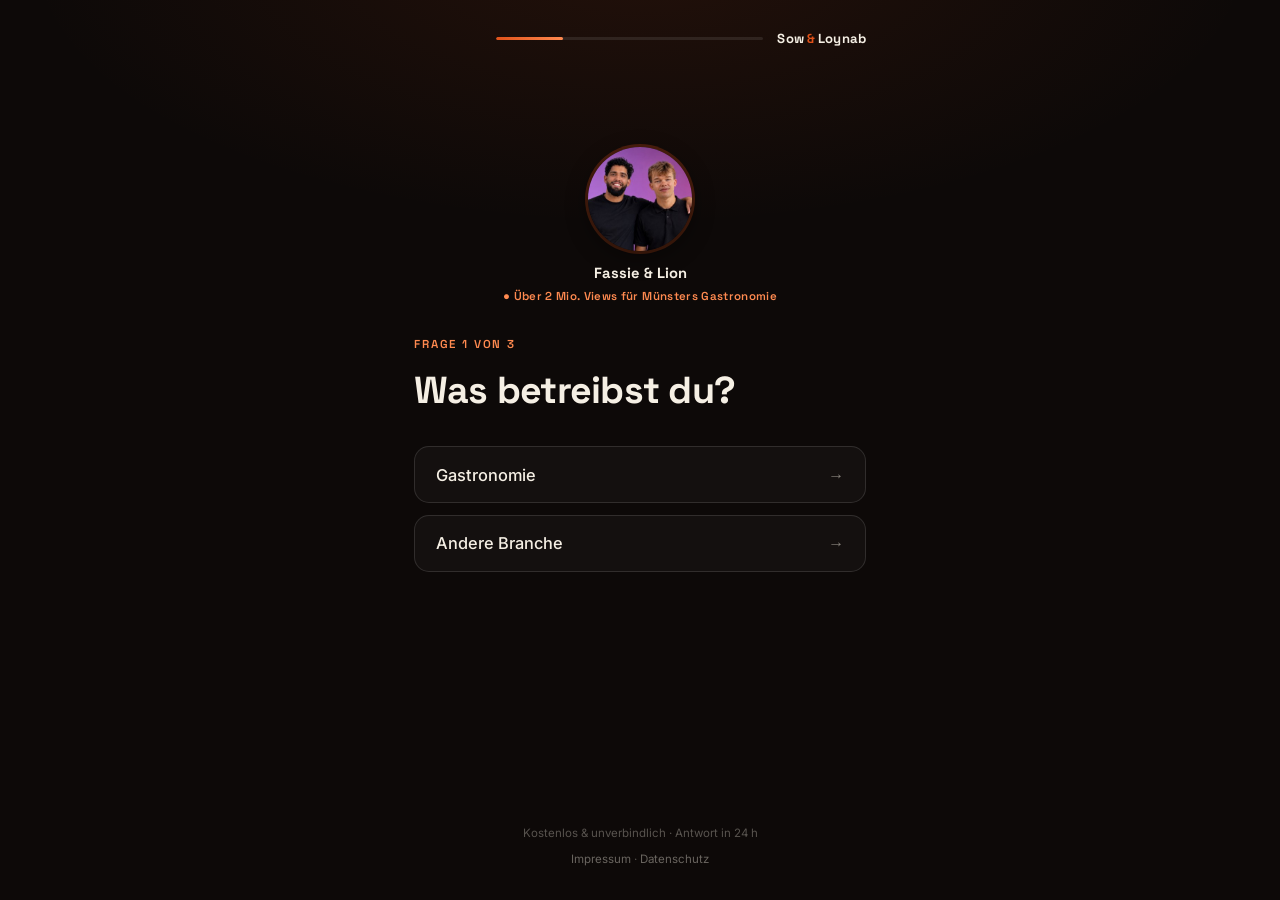
<file: check/index.html>
<!DOCTYPE html>
<html lang="de">
<head>
<meta charset="UTF-8">
<meta name="viewport" content="width=device-width, initial-scale=1.0">
<meta name="theme-color" content="#0d0908">
<meta name="robots" content="noindex">
<title>Anfrage · Sow &amp; Loynab Media</title>
<meta name="description" content="In 60 Sekunden zur unverbindlichen Anfrage bei Sow & Loynab Media — Social-Media-Agentur für Gastronomie in Münster. Kostenlos, persönlich, Antwort in 24 Stunden.">
<link rel="canonical" href="https://sowloynab.de/check/">
<!-- Open Graph / Social-Vorschau -->
<meta property="og:type" content="website">
<meta property="og:url" content="https://sowloynab.de/check/">
<meta property="og:title" content="Volle Tische durch TikTok & Instagram — jetzt unverbindlich anfragen">
<meta property="og:description" content="Social-Media-Agentur für Gastronomie in Münster. Dreh bei dir vor Ort, über 2 Mio. Views für unsere Kunden. Kostenlos & unverbindlich anfragen.">
<meta property="og:image" content="https://sowloynab.de/og-image.jpg">
<meta property="og:image:width" content="1200">
<meta property="og:image:height" content="630">
<meta property="og:locale" content="de_DE">
<meta property="og:site_name" content="Sow & Loynab Media">
<meta name="twitter:card" content="summary_large_image">
<meta name="twitter:title" content="Volle Tische durch TikTok & Instagram — jetzt unverbindlich anfragen">
<meta name="twitter:description" content="Social-Media-Agentur für Gastronomie in Münster. Dreh vor Ort, über 2 Mio. Views. Kostenlos anfragen.">
<meta name="twitter:image" content="https://sowloynab.de/og-image.jpg">
<link rel="icon" href="data:image/svg+xml,%3Csvg xmlns='http://www.w3.org/2000/svg' viewBox='0 0 64 64'%3E%3Crect width='64' height='64' rx='14' fill='%23e0521a'/%3E%3Ctext x='32' y='42' font-family='Georgia,serif' font-size='26' font-weight='bold' fill='%23fff' text-anchor='middle'%3ES%26L%3C/text%3E%3C/svg%3E">
<!-- Schriften selbst gehostet (DSGVO: kein Google-Fonts-Aufruf) -->
<link rel="stylesheet" href="../fonts/fonts.css">
<style>
*,*::before,*::after{box-sizing:border-box;margin:0;padding:0}
:root{--gold:#e0521a;--gold-l:#ff8a50;--text:#f5efe4;--muted:rgba(245,239,228,.5);--line:rgba(255,255,255,.12)}
html{background:#0d0908}
body{min-height:100svh;background:radial-gradient(ellipse 80% 50% at 50% -5%,rgba(224,82,26,.10),transparent 60%),#0d0908;color:var(--text);font-family:'Inter',sans-serif;-webkit-font-smoothing:antialiased;line-height:1.5}
.funnel{min-height:100svh;max-width:500px;margin:0 auto;display:flex;flex-direction:column;padding:1.25rem 1.5rem 2rem}
/* Kopf: Progress + zurück */
.top{display:flex;align-items:center;gap:.9rem;padding:.4rem 0 1.5rem}
.back{border:none;background:none;color:var(--muted);cursor:pointer;font-family:'Inter',sans-serif;font-size:.82rem;font-weight:500;line-height:1;display:inline-flex;align-items:center;gap:.3rem;flex-shrink:0;padding:.35rem .2rem;transition:color .2s;visibility:hidden}
.back:hover{color:var(--text)}
.prog{flex:1;height:3px;border-radius:3px;background:rgba(255,255,255,.09);overflow:hidden}
.prog-bar{height:100%;width:25%;background:linear-gradient(90deg,var(--gold),var(--gold-l));border-radius:3px;transition:width .4s cubic-bezier(.22,1,.36,1)}
.brand{font-family:'Space Grotesk',sans-serif;font-weight:700;font-size:.82rem;letter-spacing:.01em;flex-shrink:0}
.brand em{color:var(--gold);font-style:normal}
/* Steps */
.stage{flex:1;display:flex;flex-direction:column;justify-content:flex-start;padding:clamp(1.5rem,8vh,5rem) 0 2rem}
.step{display:none;animation:fade .45s cubic-bezier(.22,1,.36,1)}
.step.active{display:block}
@keyframes fade{from{opacity:0;transform:translateY(14px)}to{opacity:1;transform:none}}
.kick{font-family:'Space Grotesk',sans-serif;font-size:.72rem;font-weight:600;letter-spacing:.16em;text-transform:uppercase;color:var(--gold-l);margin-bottom:1rem}
.team-photo{width:104px;height:104px;border-radius:50%;background-image:url('../team.jpg');background-size:140%;background-position:50% 12%;margin:0 auto .7rem;box-shadow:0 6px 22px rgba(0,0,0,.45),0 0 0 3px rgba(224,82,26,.28)}
.team-name{text-align:center;font-family:'Space Grotesk',sans-serif;font-weight:700;font-size:.92rem;color:var(--text);margin-bottom:.25rem}
.trust-line{text-align:center;font-family:'Space Grotesk',sans-serif;font-size:.72rem;font-weight:600;letter-spacing:.03em;color:var(--gold-l);margin-bottom:1.9rem}
.q{font-family:'Space Grotesk',sans-serif;font-weight:700;font-size:clamp(1.75rem,7vw,2.35rem);line-height:1.12;letter-spacing:-.02em;margin-bottom:.6rem}
.q-hint{color:var(--muted);font-size:.9rem;margin-bottom:2rem}
.q+.options{margin-top:2.2rem}
.options{display:flex;flex-direction:column;gap:.7rem}
.opt{width:100%;text-align:left;background:rgba(255,255,255,.03);border:1px solid var(--line);border-radius:15px;padding:1.1rem 1.3rem;color:var(--text);font-family:'Inter',sans-serif;font-size:1.02rem;font-weight:500;cursor:pointer;transition:border-color .2s,background .2s,transform .1s;display:flex;align-items:center;justify-content:space-between;gap:1rem}
.opt:hover{border-color:rgba(224,82,26,.5);background:rgba(224,82,26,.05)}
.opt:active{transform:scale(.99)}
.opt.sel{border-color:var(--gold);background:rgba(224,82,26,.12)}
.opt .arw{color:var(--muted);font-size:1rem}
.opt.sel .arw{color:var(--gold-l)}
/* Freitext-Box */
.other-input{margin-top:.9rem;display:flex;gap:.6rem}
.other-input[hidden]{display:none}
.other-input input{flex:1;background:rgba(255,255,255,.04);border:1px solid var(--line);border-radius:13px;padding:.95rem 1.1rem;color:var(--text);font-family:'Inter',sans-serif;font-size:1rem}
.other-input input:focus{outline:none;border-color:var(--gold)}
.other-input input::placeholder{color:rgba(245,239,228,.32)}
.continue{flex-shrink:0;background:var(--gold);border:none;border-radius:13px;color:#fff;padding:0 1.2rem;font-family:'Space Grotesk',sans-serif;font-weight:700;font-size:.95rem;cursor:pointer}
.err{outline:1.5px solid #cc3030 !important;border-color:#cc3030 !important}
/* Kontakt */
.field{margin-bottom:.8rem}
.field label{display:block;font-size:.75rem;font-weight:600;color:var(--muted);margin-bottom:.35rem}
.field input[type=text]{width:100%;background:rgba(255,255,255,.04);border:1px solid var(--line);border-radius:13px;padding:.95rem 1.1rem;color:var(--text);font-family:'Inter',sans-serif;font-size:1rem}
.field input:focus{outline:none;border-color:var(--gold)}
.field input::placeholder{color:rgba(245,239,228,.3)}
.check{display:flex;align-items:flex-start;gap:.6rem;font-size:.78rem;line-height:1.5;color:var(--muted);margin:1rem 0 1.4rem}
.check input{margin-top:.15rem;accent-color:var(--gold);width:17px;height:17px;flex-shrink:0}
.check a{color:var(--gold-l);text-decoration:none}
.btn-primary{width:100%;background:linear-gradient(105deg,var(--gold),var(--gold-l) 55%,var(--gold));background-size:200% auto;color:#fff;border:none;border-radius:100px;padding:1.05rem 1.5rem;font-family:'Space Grotesk',sans-serif;font-weight:700;font-size:1.02rem;cursor:pointer;box-shadow:0 6px 24px rgba(224,82,26,.4);transition:transform .2s,box-shadow .2s}
.btn-primary:hover{transform:translateY(-2px);box-shadow:0 10px 30px rgba(224,82,26,.55)}
.btn-primary:disabled{opacity:.6;transform:none}
.wa-alt{display:block;text-align:center;margin-top:1.1rem;color:var(--muted);font-size:.85rem;text-decoration:none}
.wa-alt b{color:#25D366;font-weight:600}
.btn-wa{display:inline-flex;align-items:center;justify-content:center;gap:.55rem;background:#25D366;color:#fff;text-decoration:none;border-radius:100px;padding:.95rem 1.7rem;font-family:'Space Grotesk',sans-serif;font-weight:700;font-size:.98rem;box-shadow:0 4px 18px rgba(37,211,102,.35);transition:transform .2s;margin:1.6rem auto .2rem}
.btn-wa:hover{transform:translateY(-2px)}
.btn-wa svg{width:20px;height:20px;fill:#fff}
.wa-note{font-size:.82rem;color:var(--muted);line-height:1.6;max-width:340px;margin:.9rem auto 0}
.summary{background:rgba(255,255,255,.03);border:1px solid var(--line);border-radius:14px;padding:.9rem 1.1rem;margin-bottom:1.5rem;font-size:.82rem;color:var(--muted);line-height:1.7}
.summary b{color:var(--text);font-weight:600}
/* Danke */
.thanks{display:none;text-align:center;margin:auto 0}
.thanks.active{display:block;animation:fade .5s ease}
.ring{width:74px;height:74px;border-radius:50%;background:rgba(224,82,26,.14);border:1px solid rgba(224,82,26,.4);display:flex;align-items:center;justify-content:center;margin:0 auto 1.5rem;font-size:2rem;color:var(--gold-l)}
.thanks h2{font-family:'Space Grotesk',sans-serif;font-size:1.7rem;margin-bottom:.8rem}
.thanks p{color:var(--muted);line-height:1.7;max-width:360px;margin:0 auto}
.sig{margin-top:1.6rem;font-size:.8rem;color:var(--muted)}
.sig b{color:var(--text)}
.foot{text-align:center;font-size:.72rem;color:rgba(245,239,228,.32);padding-top:1rem}
.foot-legal{display:block;margin-top:.5rem}
.foot-legal a{color:rgba(245,239,228,.4);text-decoration:none}
.foot-legal a:hover{color:var(--gold-l)}
.modal-ov{position:fixed;inset:0;z-index:200;background:rgba(5,4,3,.82);backdrop-filter:blur(6px);-webkit-backdrop-filter:blur(6px);display:flex;align-items:flex-end;justify-content:center;opacity:0;visibility:hidden;transition:opacity .3s,visibility .3s}
.modal-ov.open{opacity:1;visibility:visible}
.modal-card{width:100%;max-width:520px;max-height:88vh;background:#15100c;border:1px solid var(--line);border-radius:20px 20px 0 0;display:flex;flex-direction:column;transform:translateY(32px);transition:transform .3s cubic-bezier(.22,1,.36,1)}
.modal-ov.open .modal-card{transform:none}
.modal-hd{display:flex;align-items:center;justify-content:space-between;padding:1.1rem 1.3rem;border-bottom:1px solid var(--line);flex-shrink:0}
.modal-hd h3{font-family:'Space Grotesk',sans-serif;font-size:1.05rem;font-weight:700}
.modal-x{background:none;border:none;color:var(--muted);font-size:1.3rem;line-height:1;cursor:pointer;padding:.2rem .3rem}
.modal-bd{overflow-y:auto;padding:1.2rem 1.3rem 1.8rem;font-size:.82rem;line-height:1.65;color:rgba(245,239,228,.72)}
.modal-bd h4{font-family:'Space Grotesk',sans-serif;color:var(--text);font-size:.88rem;margin:1.1rem 0 .4rem}
.modal-bd h4:first-child{margin-top:0}
.modal-bd p{margin-bottom:.6rem}
.modal-bd strong{color:var(--text)}
</style>
</head>
<body>
<div class="funnel">
  <div class="top">
    <button class="back" id="back" aria-label="Zurück">&larr; Zurück</button>
    <div class="prog"><div class="prog-bar" id="bar"></div></div>
    <div class="brand">Sow <em>&amp;</em> Loynab</div>
  </div>

  <div class="stage">

    <!-- FRAGE 1 -->
    <section class="step active" data-step="0">
      <div class="team-photo" role="img" aria-label="Fassie und Lion aus Münster"></div>
      <div class="team-name">Fassie &amp; Lion</div>
      <div class="trust-line">● Über 2 Mio. Views für Münsters Gastronomie</div>
      <div class="kick">Frage 1 von 3</div>
      <h2 class="q">Was betreibst du?</h2>
      <div class="options">
        <button class="opt" data-q="branche" data-v="Gastronomie">Gastronomie <span class="arw">→</span></button>
        <button class="opt" data-q="branche" data-v="Andere Branche" data-ask="Welche Branche?" data-prefix="">Andere Branche <span class="arw">→</span></button>
      </div>
      <div class="other-input" hidden><input type="text"><button class="continue">Weiter</button></div>
    </section>

    <!-- FRAGE 2 -->
    <section class="step" data-step="1">
      <div class="kick">Frage 2 von 3</div>
      <h2 class="q">Wo ist dein Laden?</h2>
      <div class="q-hint">Mehrere Standorte? Nimm den, der Münster am nächsten ist.</div>
      <div class="options">
        <button class="opt" data-q="standort" data-v="Münster">Münster <span class="arw">→</span></button>
        <button class="opt" data-q="standort" data-v="In NRW" data-ask="In welcher Stadt?" data-prefix="NRW – ">In NRW <span class="arw">→</span></button>
        <button class="opt" data-q="standort" data-v="Außerhalb" data-ask="In welcher Stadt?" data-prefix="Außerhalb – ">Außerhalb <span class="arw">→</span></button>
      </div>
      <div class="other-input" hidden><input type="text"><button class="continue">Weiter</button></div>
    </section>

    <!-- FRAGE 3 -->
    <section class="step" data-step="2">
      <div class="kick">Frage 3 von 3</div>
      <h2 class="q">Machst du aktuell schon Social Media für deinen Laden?</h2>
      <div class="options">
        <button class="opt" data-q="social" data-v="Ja, mit einer Agentur">Ja, mit einer Agentur <span class="arw">→</span></button>
        <button class="opt" data-q="social" data-v="Ja, selbst / mit dem Team">Ja, selbst / mit dem Team <span class="arw">→</span></button>
        <button class="opt" data-q="social" data-v="Nein, noch nicht richtig">Nein, noch nicht richtig <span class="arw">→</span></button>
      </div>
      <div class="other-input" hidden><input type="text"><button class="continue">Weiter</button></div>
    </section>

    <!-- KONTAKT -->
    <section class="step" data-step="3">
      <div class="kick">Fast geschafft</div>
      <h2 class="q">Wohin dürfen wir dir antworten?</h2>
      <div class="summary" id="summary"></div>
      <form id="contact-form" novalidate>
        <div class="field"><label for="c-name">Dein Name</label><input type="text" id="c-name" placeholder="Max Mustermann"></div>
        <div class="field"><label for="c-lokal">Name deines Lokals</label><input type="text" id="c-lokal" placeholder="z. B. Café Münster"></div>
        <div class="field"><label for="c-kontakt">E-Mail oder Telefon</label><input type="text" id="c-kontakt" placeholder="hallo@deinlokal.de oder 0151 …"></div>
        <label class="check"><input type="checkbox" id="c-dsgvo"><span>Ich stimme zu, dass meine Angaben zur Kontaktaufnahme gespeichert werden. (<a href="#" data-modal="datenschutz">Datenschutz</a>)</span></label>
        <button type="submit" class="btn-primary" id="submit-btn">Auf die Warteliste →</button>
      </form>
      <a class="wa-alt" id="wa-alt" href="#">oder direkt <b>per WhatsApp schreiben →</b></a>
    </section>

  </div>

  <!-- DANKE -->
  <div class="thanks" id="thanks">
    <div class="ring">✓</div>
    <h2>Top — deine Anfrage ist da.</h2>
    <p>Wir schauen uns deinen Laden persönlich an und melden uns innerhalb von 24&nbsp;Stunden.</p>
    <a class="btn-wa" id="wa-after" href="#">
      <svg viewBox="0 0 24 24" aria-hidden="true"><path d="M17.472 14.382c-.297-.149-1.758-.867-2.03-.967-.273-.099-.471-.148-.67.15-.197.297-.767.966-.94 1.164-.173.199-.347.223-.644.075-.297-.15-1.255-.463-2.39-1.475-.883-.788-1.48-1.761-1.653-2.059-.173-.297-.018-.458.13-.606.134-.133.298-.347.446-.52.149-.174.198-.298.298-.497.099-.198.05-.371-.025-.52-.075-.149-.669-1.612-.916-2.207-.242-.579-.487-.5-.669-.51-.173-.008-.371-.01-.57-.01-.198 0-.52.074-.792.372-.272.297-1.04 1.016-1.04 2.479 0 1.462 1.065 2.875 1.213 3.074.149.198 2.096 3.2 5.077 4.487.709.306 1.262.489 1.694.625.712.227 1.36.195 1.871.118.571-.085 1.758-.719 2.006-1.413.248-.694.248-1.289.173-1.413-.074-.124-.272-.198-.57-.347m-5.421 7.403h-.004a9.87 9.87 0 01-5.031-1.378l-.361-.214-3.741.982.998-3.648-.235-.374a9.86 9.86 0 01-1.51-5.26c.001-5.45 4.436-9.884 9.888-9.884 2.64 0 5.122 1.03 6.988 2.898a9.825 9.825 0 012.893 6.994c-.003 5.45-4.437 9.884-9.885 9.884m8.413-18.297A11.815 11.815 0 0012.05 0C5.495 0 .16 5.335.157 11.892c0 2.096.547 4.142 1.588 5.945L.057 24l6.305-1.654a11.882 11.882 0 005.683 1.448h.005c6.554 0 11.89-5.335 11.893-11.893a11.821 11.821 0 00-3.48-8.413z"/></svg>
      Direkt per WhatsApp schreiben
    </a>
    <p class="wa-note">Am liebsten unkompliziert per WhatsApp — da antworten wir am schnellsten. Deine Angaben sind schon vorausgefüllt, ein Tipp genügt.</p>
    <div class="sig">— <b>Fassie &amp; Lion</b> aus Münster</div>
  </div>

  <div class="foot">Kostenlos &amp; unverbindlich · Antwort in 24&nbsp;h<span class="foot-legal"><a href="#" data-modal="impressum">Impressum</a> · <a href="#" data-modal="datenschutz">Datenschutz</a></span></div>
</div>

<script>
(function(){
  var FORMSPREE = 'https://formspree.io/f/mwleerpb';
  var WA = '491758775258';
  var state = {};
  /* Quelle aus dem Link lesen: ?q=instagram / ?q=tiktok */
  var _q = (new URLSearchParams(location.search).get('q') || '').toLowerCase();
  var SOURCE = (_q === 'ig' || _q === 'instagram') ? 'Instagram'
             : (_q === 'tt' || _q === 'tiktok') ? 'TikTok'
             : (_q ? _q : 'Direkt / Unbekannt');
  var steps = [].slice.call(document.querySelectorAll('.step[data-step]'));
  var total = steps.length;
  var cur = 0;
  var bar = document.getElementById('bar');
  var back = document.getElementById('back');
  var thanks = document.getElementById('thanks');

  function render(){
    steps.forEach(function(s,i){ s.classList.toggle('active', i===cur); });
    bar.style.width = ((cur+1)/total*100) + '%';
    back.style.visibility = cur>0 ? 'visible' : 'hidden';
    if(cur===total-1) buildSummary();
    try{ window.scrollTo(0,0); }catch(e){}
  }
  function next(){ if(cur<total-1){ cur++; render(); } }
  function prev(){ if(cur>0){ cur--; render(); } }
  back.addEventListener('click', prev);

  document.querySelectorAll('.opt').forEach(function(btn){
    btn.addEventListener('click', function(){
      var step = btn.closest('.step');
      step.querySelectorAll('.opt').forEach(function(b){ b.classList.remove('sel'); });
      btn.classList.add('sel');
      var q = btn.dataset.q;
      var box = step.querySelector('.other-input');
      if(btn.dataset.ask){
        var inp = box.querySelector('input');
        inp.placeholder = btn.dataset.ask;
        inp.value = '';
        box.hidden = false;
        box.dataset.q = q;
        box.dataset.prefix = btn.dataset.prefix || '';
        box.dataset.fallback = btn.dataset.v;
        inp.focus();
      } else {
        if(box) box.hidden = true;
        state[q] = btn.dataset.v;
        setTimeout(next, 200);
      }
    });
  });

  document.querySelectorAll('.other-input .continue').forEach(function(c){
    c.addEventListener('click', function(){
      var box = c.closest('.other-input');
      var inp = box.querySelector('input');
      var txt = inp.value.trim();
      if(!txt){ inp.classList.add('err'); setTimeout(function(){ inp.classList.remove('err'); }, 2000); return; }
      state[box.dataset.q] = (box.dataset.prefix || '') + txt;
      box.hidden = true;
      setTimeout(next, 150);
    });
  });
  document.querySelectorAll('.other-input input').forEach(function(inp){
    inp.addEventListener('keydown', function(e){ if(e.key==='Enter'){ e.preventDefault(); inp.closest('.other-input').querySelector('.continue').click(); } });
  });

  var stepIndex = { branche:0, standort:1, social:2 };
  function answer(key){
    if(state[key] && String(state[key]).trim()) return state[key];
    var st = steps[stepIndex[key]];
    if(st){ var box = st.querySelector('.other-input'); var inp = box && box.querySelector('input'); if(inp && inp.value.trim()) return (box.dataset.prefix||'') + inp.value.trim(); }
    return '';
  }
  function buildSummary(){
    var s = document.getElementById('summary');
    s.innerHTML = '<b>Branche:</b> ' + (answer('branche')||'–') + '<br><b>Standort:</b> ' + (answer('standort')||'–') + '<br><b>Social Media:</b> ' + (answer('social')||'–');
  }

  var name = document.getElementById('c-name');
  var lokal = document.getElementById('c-lokal');
  var kontakt = document.getElementById('c-kontakt');
  var dsgvo = document.getElementById('c-dsgvo');
  var form = document.getElementById('contact-form');
  var btn = document.getElementById('submit-btn');

  function flag(el){ el.classList.add('err'); setTimeout(function(){ el.classList.remove('err'); }, 2200); }
  function validContact(){
    var ok = true;
    if(!name.value.trim()){ flag(name); ok=false; }
    if(!lokal.value.trim()){ flag(lokal); ok=false; }
    if(!kontakt.value.trim()){ flag(kontakt); ok=false; }
    return ok;
  }
  function waLink(){
    var m = 'Hallo Fassie & Lion! ';
    if(name.value.trim()) m += 'Ich bin ' + name.value.trim() + '. ';
    if(lokal.value.trim()) m += 'Lokal: ' + lokal.value.trim() + '. ';
    m += 'Branche: ' + (answer('branche')||'-') + ' · Standort: ' + (answer('standort')||'-') + ' · Social Media: ' + (answer('social')||'-') + '. ';
    m += 'Ich möchte auf die Warteliste.';
    if(kontakt.value.trim()) m += ' Kontakt: ' + kontakt.value.trim();
    m += ' | Quelle: ' + SOURCE;
    return 'https://wa.me/' + WA + '?text=' + encodeURIComponent(m);
  }

  function done(){
    steps.forEach(function(s){ s.classList.remove('active'); });
    document.querySelector('.stage').style.display = 'none';
    document.querySelector('.top').style.display = 'none';
    thanks.classList.add('active');
    try{ window.scrollTo(0,0); }catch(e){}
  }

  document.getElementById('wa-alt').addEventListener('click', function(e){
    e.preventDefault();
    if(!validContact()) return;
    window.open(waLink(), '_blank', 'noopener');
    done();
  });

  var waAfter = document.getElementById('wa-after');
  if(waAfter) waAfter.addEventListener('click', function(e){ e.preventDefault(); window.open(waLink(), '_blank', 'noopener'); });

  form.addEventListener('submit', function(e){
    e.preventDefault();
    if(!validContact()) return;
    if(!dsgvo.checked){ flag(dsgvo.parentElement); return; }
    if(FORMSPREE.indexOf('/f/')===-1 || FORMSPREE.indexOf('DEIN_ENDPUNKT')!==-1){
      window.open(waLink(), '_blank', 'noopener'); done(); return;
    }
    btn.disabled = true; btn.textContent = 'Wird gesendet …';
    var fd = new FormData();
    fd.append('Branche', answer('branche'));
    fd.append('Standort', answer('standort'));
    fd.append('Social Media', answer('social'));
    fd.append('Name', name.value.trim());
    fd.append('Lokal', lokal.value.trim());
    fd.append('Kontakt', kontakt.value.trim());
    fd.append('Quelle', SOURCE);
    fd.append('_subject', 'Neue Anfrage (' + SOURCE + '): ' + (lokal.value.trim() || name.value.trim()));
    fetch(FORMSPREE, { method:'POST', headers:{'Accept':'application/json'}, body: fd })
      .then(function(){ done(); })
      .catch(function(){ window.open(waLink(),'_blank','noopener'); done(); });
  });

  render();
})();
</script>
<!-- IMPRESSUM POPUP -->
<div class="modal-ov" id="m-impressum" role="dialog" aria-modal="true" aria-label="Impressum">
  <div class="modal-card">
    <div class="modal-hd"><h3>Impressum</h3><button class="modal-x" data-close aria-label="Schließen">&times;</button></div>
    <div class="modal-bd">
      <h4>Angaben gemäß § 5 TMG</h4>
      <p><strong>Sow &amp; Loynab Media GbR</strong><br>Heinrich-Ebel-Str. 11<br>48161 Münster<br>Deutschland</p>
      <h4>Vertreten durch</h4>
      <p>die Gesellschafter Fassie Loynab und Lion Sow</p>
      <h4>Kontakt</h4>
      <p>E-Mail: hallo@sowloynab.de<br>Telefon: 0175 8775258</p>
      <h4>Verantwortlich für den Inhalt nach § 18 Abs. 2 MStV</h4>
      <p>Fassie Loynab und Lion Sow<br>Heinrich-Ebel-Str. 11, 48161 Münster</p>
      <h4>Streitschlichtung</h4>
      <p>Die Europäische Kommission stellt eine Plattform zur Online-Streitbeilegung (OS) bereit: https://ec.europa.eu/consumers/odr/. Wir sind nicht bereit oder verpflichtet, an Streitbeilegungsverfahren vor einer Verbraucherschlichtungsstelle teilzunehmen.</p>
      <h4>Haftung für Inhalte</h4>
      <p>Als Diensteanbieter sind wir gemäß § 7 Abs. 1 TMG für eigene Inhalte auf diesen Seiten nach den allgemeinen Gesetzen verantwortlich. Nach §§ 8 bis 10 TMG sind wir als Diensteanbieter jedoch nicht verpflichtet, übermittelte oder gespeicherte fremde Informationen zu überwachen.</p>
    </div>
  </div>
</div>

<!-- DATENSCHUTZ POPUP -->
<div class="modal-ov" id="m-datenschutz" role="dialog" aria-modal="true" aria-label="Datenschutzerklärung">
  <div class="modal-card">
    <div class="modal-hd"><h3>Datenschutzerklärung</h3><button class="modal-x" data-close aria-label="Schließen">&times;</button></div>
    <div class="modal-bd">
      <h4>1. Verantwortlicher</h4>
      <p>Verantwortlich im Sinne der DSGVO ist:<br><strong>Sow &amp; Loynab Media GbR</strong>, Heinrich-Ebel-Str. 11, 48161 Münster. E-Mail: hallo@sowloynab.de</p>
      <h4>2. Erhebung und Speicherung personenbezogener Daten</h4>
      <p>Wenn ihr unser Kontaktformular ausfüllt, erheben wir folgende Daten: Vorname, Name des Lokals, E-Mail-Adresse bzw. Telefonnummer sowie eure Antworten auf die Qualifizierungsfragen (Branche, Standort, Social-Media-Status). Diese Daten werden ausschließlich zur Bearbeitung eurer Anfrage und zur Kontaktaufnahme verwendet. Rechtsgrundlage: Art. 6 Abs. 1 lit. b DSGVO (Vertragsanbahnung) sowie Art. 6 Abs. 1 lit. a DSGVO (Einwilligung).</p>
      <h4>3. Verarbeitung über Formspree</h4>
      <p>Die Übermittlung des Formulars erfolgt über den Dienstleister Formspree (Formspree Inc., USA), der die Anfrage an uns weiterleitet. Die Datenübertragung in die USA erfolgt auf Grundlage der EU-Standardvertragsklauseln.</p>
      <h4>4. Hosting &amp; Schriften</h4>
      <p>Diese Seite wird bei GitHub Pages (GitHub Inc., USA) gehostet; beim Aufruf werden technisch notwendige Server-Logdaten (u. a. IP-Adresse) verarbeitet (Art. 6 Abs. 1 lit. f DSGVO, Übertragung in die USA auf Grundlage der EU-Standardvertragsklauseln). Schriftarten sind lokal eingebunden — keine Verbindung zu Google. Es werden keine Analyse- oder Tracking-Cookies gesetzt.</p>
      <h4>5. Weitergabe von Daten</h4>
      <p>Eine Weitergabe eurer personenbezogenen Daten an weitere Dritte findet nur statt, wenn dies zur Vertragserfüllung erforderlich ist, ihr ausdrücklich eingewilligt habt, oder eine gesetzliche Verpflichtung besteht.</p>
      <h4>6. Eure Rechte</h4>
      <p>Ihr habt das Recht auf: Auskunft (Art. 15 DSGVO), Berichtigung (Art. 16 DSGVO), Löschung (Art. 17 DSGVO), Einschränkung der Verarbeitung (Art. 18 DSGVO), Datenübertragbarkeit (Art. 20 DSGVO) sowie Widerspruch (Art. 21 DSGVO). Zur Ausübung wendet euch an: hallo@sowloynab.de</p>
      <h4>7. Beschwerderecht</h4>
      <p>Ihr habt das Recht, euch bei einer Datenschutz-Aufsichtsbehörde zu beschweren. Zuständig für NRW ist die Landesbeauftragte für Datenschutz und Informationsfreiheit Nordrhein-Westfalen.</p>
      <h4>8. Speicherdauer</h4>
      <p>Anfrage-Daten werden nach Abschluss der Kommunikation und Ablauf gesetzlicher Aufbewahrungsfristen gelöscht, spätestens nach 3 Jahren.</p>
      <p style="margin-top:1.25rem;font-size:.75rem;">Stand: 2026</p>
    </div>
  </div>
</div>

<script>
(function(){
  function openM(id){ var m=document.getElementById('m-'+id); if(m){ m.classList.add('open'); document.body.style.overflow='hidden'; } }
  function closeM(){ document.querySelectorAll('.modal-ov.open').forEach(function(m){ m.classList.remove('open'); }); document.body.style.overflow=''; }
  document.addEventListener('click', function(e){
    var open=e.target.closest('[data-modal]');
    if(open){ e.preventDefault(); openM(open.getAttribute('data-modal')); return; }
    if(e.target.closest('[data-close]')){ closeM(); return; }
    if(e.target.classList.contains('modal-ov')){ closeM(); return; }
  });
  document.addEventListener('keydown', function(e){ if(e.key==='Escape') closeM(); });
})();
</script>
</body>
</html>
</file>
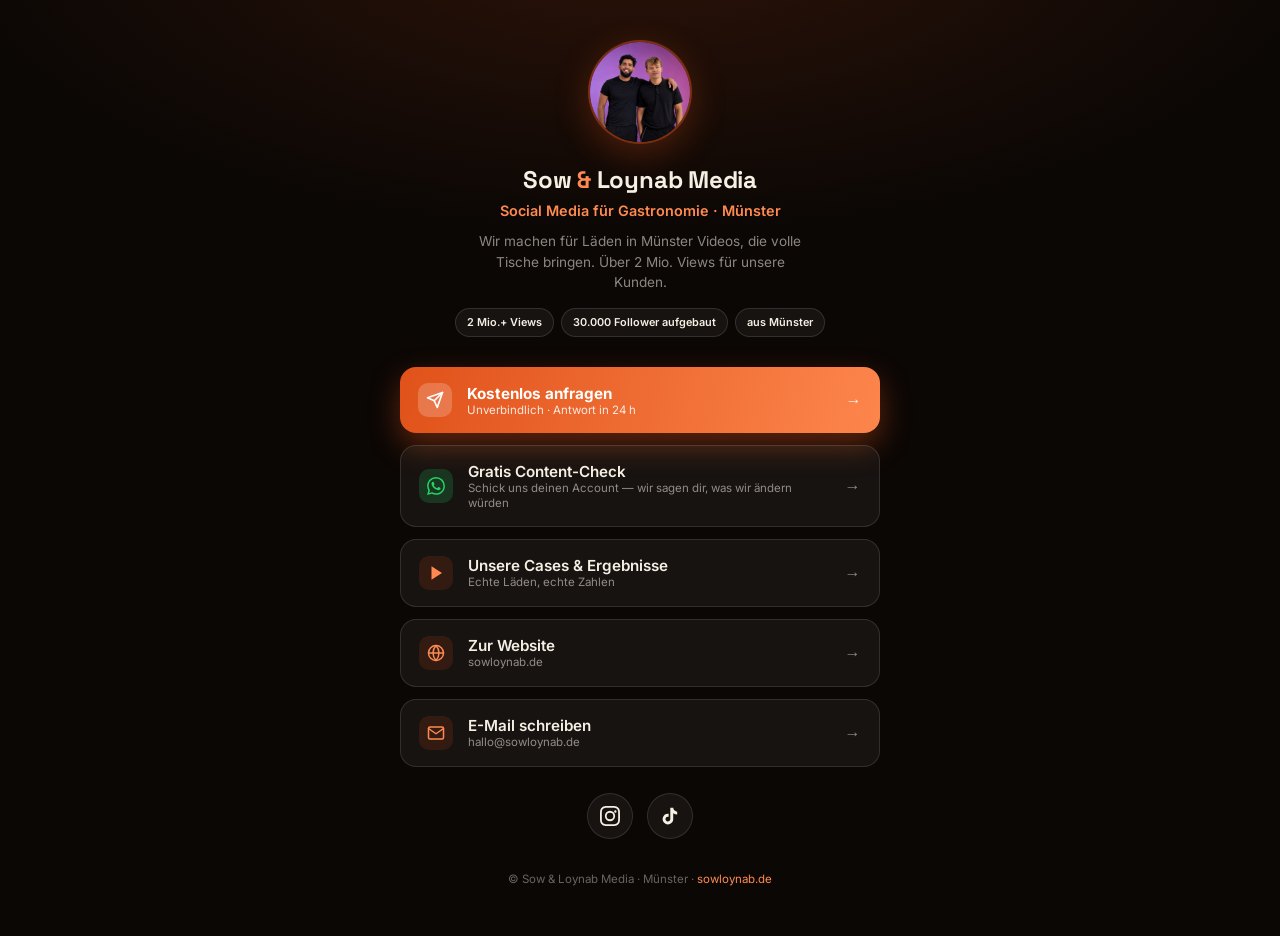
<file: link/index.html>
<!DOCTYPE html>
<html lang="de">
<head>
<meta charset="UTF-8">
<meta name="viewport" content="width=device-width, initial-scale=1.0">
<meta name="theme-color" content="#0b0705">
<meta name="robots" content="noindex, follow">
<title>Sow &amp; Loynab Media · Links</title>
<meta name="description" content="Alle Links von Sow & Loynab Media — Social-Media-Agentur für Gastronomie in Münster. Anfragen, Cases, Gratis Content-Check, WhatsApp.">
<link rel="canonical" href="https://sowloynab.de/link/">
<meta property="og:type" content="website">
<meta property="og:url" content="https://sowloynab.de/link/">
<meta property="og:title" content="Sow & Loynab Media · Alle Links">
<meta property="og:description" content="Social-Media-Agentur für Gastronomie in Münster. Anfragen, Cases, Gratis Content-Check.">
<meta property="og:image" content="https://sowloynab.de/og-image.jpg">
<meta property="og:image:width" content="1200">
<meta property="og:image:height" content="630">
<meta name="twitter:card" content="summary_large_image">
<meta name="twitter:image" content="https://sowloynab.de/og-image.jpg">
<link rel="icon" href="data:image/svg+xml,%3Csvg xmlns='http://www.w3.org/2000/svg' viewBox='0 0 64 64'%3E%3Crect width='64' height='64' rx='14' fill='%23e0521a'/%3E%3Ctext x='32' y='42' font-family='Georgia,serif' font-size='26' font-weight='bold' fill='%23fff' text-anchor='middle'%3ES%26L%3C/text%3E%3C/svg%3E">
<link rel="apple-touch-icon" href="/apple-touch-icon.png">
<link rel="stylesheet" href="../fonts/fonts.css">
<style>
  *,*::before,*::after{box-sizing:border-box;margin:0;padding:0}
  :root{--gold:#e0521a;--gold-l:#ff8a50;--text:#f5efe4;--muted:rgba(245,239,228,.55);--card:rgba(255,255,255,.05);--line:rgba(255,255,255,.12)}
  html{background:#0b0705}
  body{min-height:100svh;background:radial-gradient(ellipse 90% 55% at 50% -8%,rgba(224,82,26,.16),transparent 60%),#0b0705;
    color:var(--text);font-family:'Inter',sans-serif;-webkit-font-smoothing:antialiased;line-height:1.5;
    display:flex;justify-content:center;padding:2.5rem 1.25rem 3rem}
  .wrap{width:100%;max-width:480px;display:flex;flex-direction:column;align-items:center}

  /* Kopf */
  .avatar{width:104px;height:104px;border-radius:50%;overflow:hidden;border:2px solid rgba(224,82,26,.5);
    box-shadow:0 10px 34px rgba(224,82,26,.28);margin-bottom:1.1rem;background:#160c06}
  .avatar img{width:100%;height:100%;object-fit:cover;object-position:50% 22%}
  .name{font-family:'Space Grotesk',sans-serif;font-weight:800;font-size:1.5rem;letter-spacing:-.01em;text-align:center}
  .name em{font-style:normal;color:var(--gold-l)}
  .handle{color:var(--gold-l);font-size:.9rem;font-weight:600;margin-top:.15rem}
  .bio{color:var(--muted);font-size:.85rem;text-align:center;margin-top:.6rem;max-width:340px;line-height:1.5}
  .proof{display:flex;gap:.4rem;flex-wrap:wrap;justify-content:center;margin-top:1rem}
  .proof span{font-size:.68rem;font-weight:600;color:var(--text);background:var(--card);border:1px solid var(--line);
    padding:.32rem .7rem;border-radius:100px}

  /* Buttons */
  .links{width:100%;display:flex;flex-direction:column;gap:.75rem;margin-top:1.9rem}
  .lnk{display:flex;align-items:center;gap:.9rem;width:100%;padding:1rem 1.15rem;border-radius:16px;
    background:var(--card);border:1px solid var(--line);color:var(--text);text-decoration:none;font-weight:600;font-size:.95rem;
    transition:transform .18s ease,background .2s ease,border-color .2s ease;opacity:0;transform:translateY(10px);
    animation:rise .5s cubic-bezier(.22,1,.36,1) forwards}
  .lnk:hover{transform:translateY(-2px);background:rgba(255,255,255,.09);border-color:rgba(224,82,26,.35)}
  .lnk .ic{width:34px;height:34px;flex:0 0 auto;border-radius:10px;display:flex;align-items:center;justify-content:center;
    background:rgba(224,82,26,.14)}
  .lnk .ic svg{width:18px;height:18px}
  .lnk .tx{display:flex;flex-direction:column;line-height:1.25;flex:1;min-width:0}
  .lnk .tx small{font-weight:400;font-size:.72rem;color:var(--muted)}
  .lnk .arr{color:var(--muted);flex:0 0 auto;font-size:1rem}
  /* Primär-Button */
  .lnk.primary{background:linear-gradient(105deg,#e0521a,#ff8a50 55%,#e0521a);background-size:200% auto;border:none;color:#fff;
    box-shadow:0 12px 30px rgba(224,82,26,.4);font-weight:700}
  .lnk.primary:hover{background-position:right center;transform:translateY(-2px)}
  .lnk.primary .ic{background:rgba(255,255,255,.2)}
  .lnk.primary .tx small{color:rgba(255,255,255,.85)}
  .lnk.primary .arr{color:rgba(255,255,255,.9)}
  /* WhatsApp-Akzent */
  .lnk.wa .ic{background:rgba(37,211,102,.18)} .lnk.wa .ic svg{fill:#25D366}

  /* Social-Reihe */
  .socials{display:flex;gap:.9rem;margin-top:1.6rem}
  .soc{width:46px;height:46px;border-radius:50%;display:flex;align-items:center;justify-content:center;
    background:var(--card);border:1px solid var(--line);color:var(--text);transition:transform .18s,border-color .2s;
    opacity:0;transform:translateY(10px);animation:rise .5s cubic-bezier(.22,1,.36,1) forwards}
  .soc:hover{transform:translateY(-2px);border-color:rgba(224,82,26,.4)}
  .soc svg{width:20px;height:20px;fill:currentColor}

  .foot{margin-top:2rem;font-size:.72rem;color:rgba(245,239,228,.4);text-align:center}
  .foot a{color:var(--gold-l);text-decoration:none}

  @keyframes rise{to{opacity:1;transform:none}}
  .lnk:nth-child(1){animation-delay:.05s}.lnk:nth-child(2){animation-delay:.12s}
  .lnk:nth-child(3){animation-delay:.19s}.lnk:nth-child(4){animation-delay:.26s}
  .lnk:nth-child(5){animation-delay:.33s}
  .soc:nth-child(1){animation-delay:.4s}.soc:nth-child(2){animation-delay:.46s}
  @media (prefers-reduced-motion:reduce){.lnk,.soc{animation:none;opacity:1;transform:none}}
</style>
</head>
<body>
  <main class="wrap">
    <div class="avatar"><img src="../nebeneinander.jpg" alt="Fassie und Lion, Sow & Loynab Media" width="1122" height="1402" decoding="async"></div>
    <h1 class="name">Sow <em>&amp;</em> Loynab Media</h1>
    <div class="handle">Social Media für Gastronomie · Münster</div>
    <p class="bio">Wir machen für Läden in Münster Videos, die volle Tische bringen. Über 2 Mio. Views für unsere Kunden.</p>
    <div class="proof">
      <span>2 Mio.+ Views</span><span>30.000 Follower aufgebaut</span><span>aus Münster</span>
    </div>

    <nav class="links">
      <a class="lnk primary" href="https://sowloynab.de/check/">
        <span class="ic"><svg viewBox="0 0 24 24" fill="none" stroke="currentColor" stroke-width="2.2" stroke-linecap="round" stroke-linejoin="round"><path d="M22 2 11 13"/><path d="M22 2 15 22l-4-9-9-4 20-7z"/></svg></span>
        <span class="tx">Kostenlos anfragen<small>Unverbindlich · Antwort in 24 h</small></span>
        <span class="arr">→</span>
      </a>

      <a class="lnk wa" href="https://wa.me/491758775258?text=Hallo!%20Ich%20h%C3%A4tte%20gern%20euren%20kostenlosen%20Content-Check.%20Mein%20Account%3A%20" target="_blank" rel="noopener">
        <span class="ic"><svg viewBox="0 0 24 24" aria-hidden="true"><path d="M17.472 14.382c-.297-.149-1.758-.867-2.03-.967-.273-.099-.471-.148-.67.15-.197.297-.767.966-.94 1.164-.173.199-.347.223-.644.075-.297-.15-1.255-.463-2.39-1.475-.883-.788-1.48-1.761-1.653-2.059-.173-.297-.018-.458.13-.606.134-.133.298-.347.446-.52.149-.174.198-.298.298-.497.099-.198.05-.371-.025-.52-.075-.149-.669-1.612-.916-2.207-.242-.579-.487-.5-.669-.51-.173-.008-.371-.01-.57-.01-.198 0-.52.074-.792.372-.272.297-1.04 1.016-1.04 2.479 0 1.462 1.065 2.875 1.213 3.074.149.198 2.096 3.2 5.077 4.487.709.306 1.262.489 1.694.625.712.227 1.36.195 1.871.118.571-.085 1.758-.719 2.006-1.413.248-.694.248-1.289.173-1.413-.074-.124-.272-.198-.57-.347m-5.421 7.403h-.004a9.87 9.87 0 01-5.031-1.378l-.361-.214-3.741.982.998-3.648-.235-.374a9.86 9.86 0 01-1.51-5.26c.001-5.45 4.436-9.884 9.888-9.884 2.64 0 5.122 1.03 6.988 2.898a9.825 9.825 0 012.893 6.994c-.003 5.45-4.437 9.884-9.885 9.884m8.413-18.297A11.815 11.815 0 0012.05 0C5.495 0 .16 5.335.157 11.892c0 2.096.547 4.142 1.588 5.945L.057 24l6.305-1.654a11.882 11.882 0 005.683 1.448h.005c6.554 0 11.89-5.335 11.893-11.893a11.821 11.821 0 00-3.48-8.413z"/></svg></span>
        <span class="tx">Gratis Content-Check<small>Schick uns deinen Account — wir sagen dir, was wir ändern würden</small></span>
        <span class="arr">→</span>
      </a>

      <a class="lnk" href="https://sowloynab.de/#projekte">
        <span class="ic"><svg viewBox="0 0 24 24" fill="none" stroke="var(--gold-l)" stroke-width="2" stroke-linecap="round" stroke-linejoin="round"><polygon points="6 3 20 12 6 21 6 3" fill="var(--gold-l)" stroke="none"/></svg></span>
        <span class="tx">Unsere Cases &amp; Ergebnisse<small>Echte Läden, echte Zahlen</small></span>
        <span class="arr">→</span>
      </a>

      <a class="lnk" href="https://sowloynab.de/">
        <span class="ic"><svg viewBox="0 0 24 24" fill="none" stroke="var(--gold-l)" stroke-width="2" stroke-linecap="round" stroke-linejoin="round"><circle cx="12" cy="12" r="10"/><path d="M2 12h20M12 2a15.3 15.3 0 0 1 4 10 15.3 15.3 0 0 1-4 10 15.3 15.3 0 0 1-4-10 15.3 15.3 0 0 1 4-10z"/></svg></span>
        <span class="tx">Zur Website<small>sowloynab.de</small></span>
        <span class="arr">→</span>
      </a>

      <a class="lnk" href="mailto:hallo@sowloynab.de">
        <span class="ic"><svg viewBox="0 0 24 24" fill="none" stroke="var(--gold-l)" stroke-width="2" stroke-linecap="round" stroke-linejoin="round"><rect x="2" y="4" width="20" height="16" rx="2"/><path d="m2 6 10 7L22 6"/></svg></span>
        <span class="tx">E-Mail schreiben<small>hallo@sowloynab.de</small></span>
        <span class="arr">→</span>
      </a>
    </nav>

    <div class="socials">
      <a class="soc" href="https://instagram.com/sowloynab" target="_blank" rel="noopener" aria-label="Instagram">
        <svg viewBox="0 0 24 24"><path d="M12 2.16c3.2 0 3.58.01 4.85.07 1.17.05 1.8.25 2.23.41.56.22.96.48 1.38.9.42.42.68.82.9 1.38.16.42.36 1.06.41 2.23.06 1.27.07 1.65.07 4.85s-.01 3.58-.07 4.85c-.05 1.17-.25 1.8-.41 2.23-.22.56-.48.96-.9 1.38-.42.42-.82.68-1.38.9-.42.16-1.06.36-2.23.41-1.27.06-1.65.07-4.85.07s-3.58-.01-4.85-.07c-1.17-.05-1.8-.25-2.23-.41a3.7 3.7 0 0 1-1.38-.9 3.7 3.7 0 0 1-.9-1.38c-.16-.42-.36-1.06-.41-2.23C2.17 15.58 2.16 15.2 2.16 12s.01-3.58.07-4.85c.05-1.17.25-1.8.41-2.23.22-.56.48-.96.9-1.38.42-.42.82-.68 1.38-.9.42-.16 1.06-.36 2.23-.41C8.42 2.17 8.8 2.16 12 2.16M12 0C8.74 0 8.33.01 7.05.07 5.78.13 4.9.33 4.14.63c-.79.3-1.46.72-2.12 1.38C1.35 2.68.93 3.35.63 4.14.33 4.9.13 5.78.07 7.05.01 8.33 0 8.74 0 12s.01 3.67.07 4.95c.06 1.27.26 2.15.56 2.91.3.79.72 1.46 1.38 2.12.66.66 1.33 1.08 2.12 1.38.76.3 1.64.5 2.91.56C8.33 23.99 8.74 24 12 24s3.67-.01 4.95-.07c1.27-.06 2.15-.26 2.91-.56a5.86 5.86 0 0 0 2.12-1.38 5.86 5.86 0 0 0 1.38-2.12c.3-.76.5-1.64.56-2.91.06-1.28.07-1.69.07-4.95s-.01-3.67-.07-4.95c-.06-1.27-.26-2.15-.56-2.91a5.86 5.86 0 0 0-1.38-2.12A5.86 5.86 0 0 0 19.86.63c-.76-.3-1.64-.5-2.91-.56C15.67.01 15.26 0 12 0m0 5.84A6.16 6.16 0 1 0 18.16 12 6.16 6.16 0 0 0 12 5.84M12 16a4 4 0 1 1 4-4 4 4 0 0 1-4 4m6.41-10.85a1.44 1.44 0 1 0 1.44 1.44 1.44 1.44 0 0 0-1.44-1.44"/></svg>
      </a>
      <a class="soc" href="https://tiktok.com/@sowloynab" target="_blank" rel="noopener" aria-label="TikTok">
        <svg viewBox="0 0 24 24"><path d="M19.59 6.69a4.83 4.83 0 0 1-3.77-4.25V2h-3.45v13.67a2.89 2.89 0 0 1-5.2 1.74 2.89 2.89 0 0 1 2.31-4.64 2.93 2.93 0 0 1 .88.13V9.4a6.84 6.84 0 0 0-1-.05A6.33 6.33 0 0 0 5 20.1a6.34 6.34 0 0 0 10.86-4.43v-7a8.16 8.16 0 0 0 4.77 1.52v-3.4a4.85 4.85 0 0 1-1.04-.1z"/></svg>
      </a>
    </div>

    <div class="foot">© Sow &amp; Loynab Media · Münster · <a href="https://sowloynab.de/">sowloynab.de</a></div>
  </main>
</body>
</html>
</file>
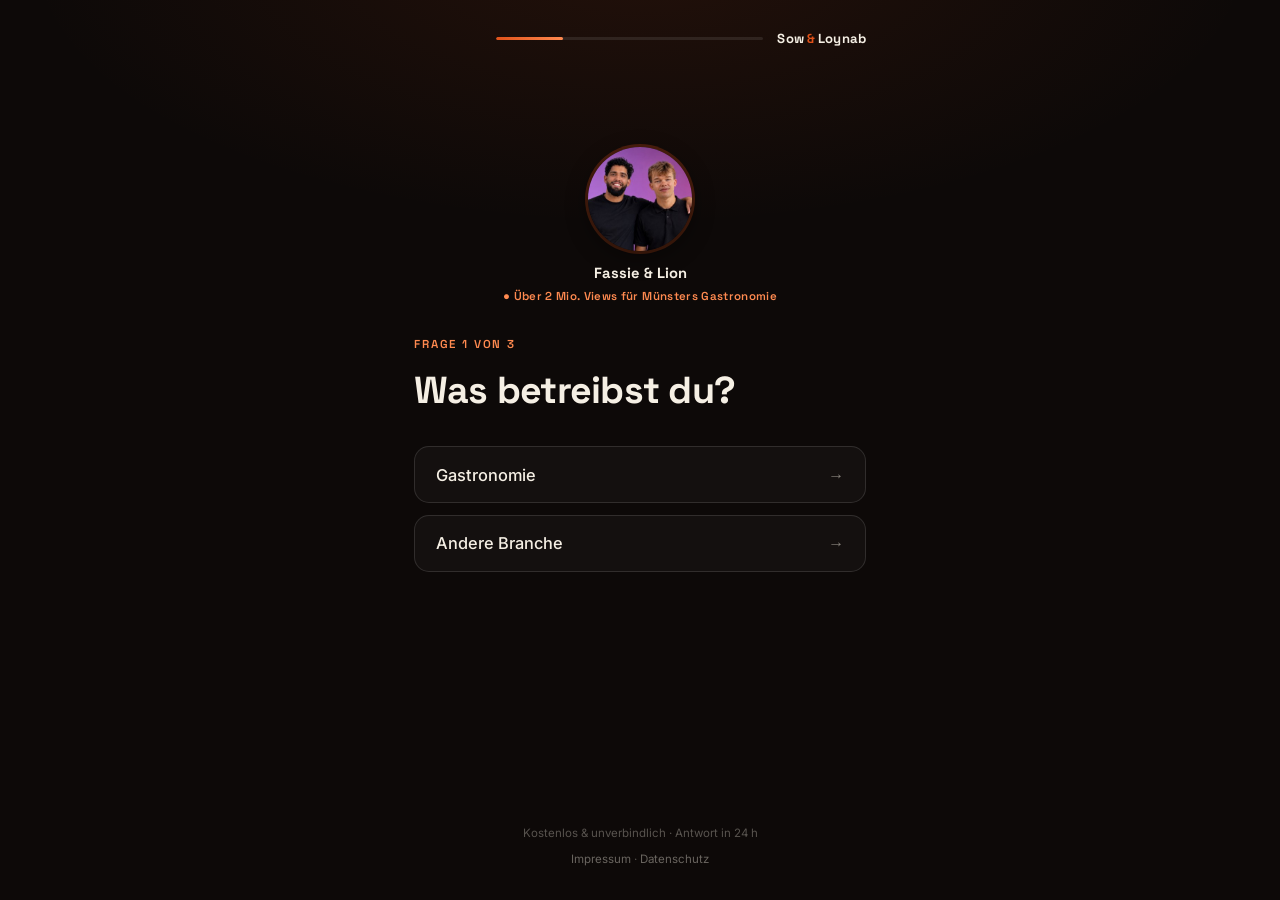
<file: funnel.html>
<!DOCTYPE html>
<html lang="de">
<head>
<meta charset="UTF-8">
<meta name="viewport" content="width=device-width, initial-scale=1.0">
<meta name="robots" content="noindex">
<meta name="theme-color" content="#0d0908">
<title>Weiterleitung … · Sow &amp; Loynab Media</title>
<script>
  /* Alter Link -> neuer sauberer Pfad /check, Quelle (?q=) und Anker bleiben erhalten */
  location.replace('check/' + location.search + location.hash);
</script>
<meta http-equiv="refresh" content="0;url=check/">
<style>html{background:#0d0908;color:#f5efe4;font-family:sans-serif}body{display:flex;min-height:100vh;align-items:center;justify-content:center;margin:0}a{color:#ff8a50}</style>
</head>
<body>
  <p>Weiter zur Anfrage: <a href="check/">sowloynab.de/check</a> …</p>
</body>
</html>
</file>
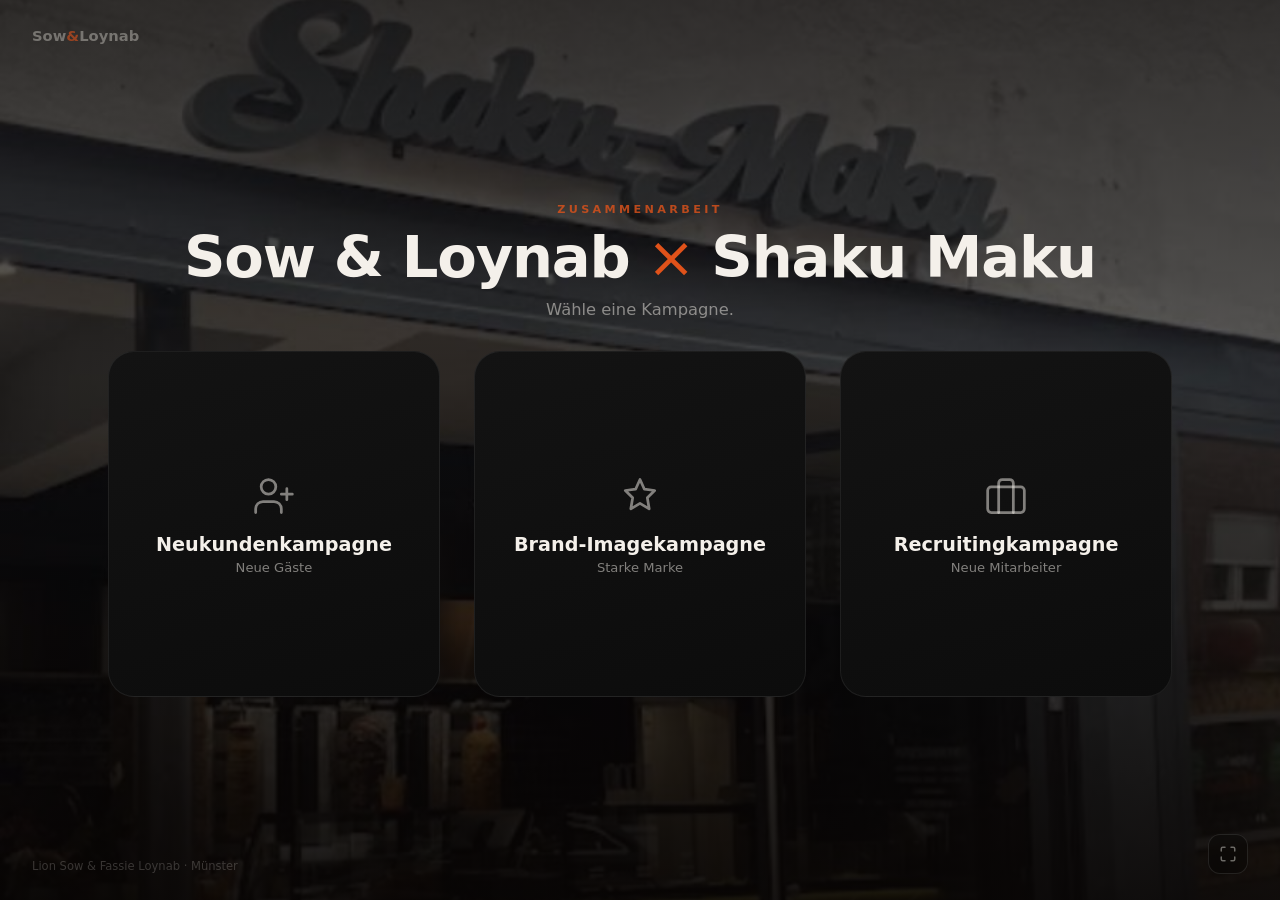
<file: preisliste.html>
<!DOCTYPE html>
<html lang="de">
<head>
<meta charset="UTF-8">
<meta name="viewport" content="width=device-width, initial-scale=1.0, viewport-fit=cover, user-scalable=no">
<meta name="theme-color" content="#000000">
<meta name="apple-mobile-web-app-capable" content="yes">
<meta name="mobile-web-app-capable" content="yes">
<meta name="apple-mobile-web-app-status-bar-style" content="black-translucent">
<meta name="apple-mobile-web-app-title" content="Sow & Loynab">
<title>Sow & Loynab × Shaku Maku</title>
<link rel="icon" href="data:image/svg+xml,%3Csvg xmlns='http://www.w3.org/2000/svg' viewBox='0 0 64 64'%3E%3Crect width='64' height='64' rx='14' fill='%23e0521a'/%3E%3Ctext x='32' y='42' font-family='Georgia,serif' font-size='26' font-weight='bold' fill='%23fff' text-anchor='middle'%3ES%26L%3C/text%3E%3C/svg%3E">
<style>
*, *::before, *::after { box-sizing: border-box; margin: 0; padding: 0; }
:root {
  --gold:   #e0521a;
  --gold-l: #ff8a50;
  --text:   #f4f0ea;
  --muted:  rgba(244,240,234,.50);
  --faint:  rgba(244,240,234,.26);
  --line:   rgba(255,255,255,.07);
  --ease:   cubic-bezier(.4,0,.2,1);
}
html { height: 100%; background: #000; -webkit-text-size-adjust: 100%; }
body {
  font-family: -apple-system, BlinkMacSystemFont, "SF Pro Display", "SF Pro Text", "Segoe UI", system-ui, Roboto, sans-serif;
  color: var(--text);
  background: radial-gradient(58% 42% at 50% 38%, rgba(224,82,26,.10) 0%, transparent 62%), #000;
  height: 100vh; height: 100dvh; overflow: hidden;
  -webkit-font-smoothing: antialiased; -webkit-tap-highlight-color: transparent;
  user-select: none; -webkit-user-select: none;
}
::selection { background: var(--gold); color: #fff; }

.mark { position: fixed; top: clamp(1rem,3vh,1.7rem); left: clamp(1.1rem,3vw,2rem); z-index: 50; font-size: .92rem; font-weight: 600; color: rgba(244,240,234,.24); cursor: pointer; }
.mark b { color: rgba(244,240,234,.36); font-weight: 700; }
.mark .amp { color: rgba(224,82,26,.6); }
.credit { position: fixed; bottom: clamp(1rem,3vh,1.7rem); left: clamp(1.1rem,3vw,2rem); z-index: 50; font-size: .72rem; color: rgba(244,240,234,.20); }

.icon-btn { position: fixed; z-index: 50; width: 40px; height: 40px; border-radius: 12px; border: 1px solid rgba(255,255,255,.10);
  background: rgba(10,8,7,.55); -webkit-backdrop-filter: blur(6px); backdrop-filter: blur(6px); color: rgba(244,240,234,.42);
  display: flex; align-items: center; justify-content: center; cursor: pointer; transition: color .2s, border-color .2s, opacity .35s; }
.icon-btn:hover { color: var(--gold-l); border-color: rgba(224,82,26,.42); }
.icon-btn svg { width: 18px; height: 18px; }
.btn-back { top: clamp(1rem,3vh,1.7rem); left: 50%; transform: translateX(-50%); opacity: 0; pointer-events: none; }
.btn-back.show { opacity: 1; pointer-events: auto; }
.fs { bottom: clamp(1rem,3vh,1.6rem); right: clamp(1.1rem,3vw,2rem); }
:fullscreen .fs .i-open, :-webkit-full-screen .fs .i-open { display: none; }
.fs .i-close { display: none; }
:fullscreen .fs .i-close, :-webkit-full-screen .fs .i-close { display: block; }

.stage { position: fixed; inset: 0; z-index: 1; }
.view { position: absolute; inset: 0; display: flex; flex-direction: column; align-items: center; justify-content: center;
  padding: clamp(4.3rem,8vh,5.5rem) clamp(1rem,3vw,2.6rem);
  opacity: 0; visibility: hidden; transform: scale(1.1);
  transition: opacity .5s ease, transform .6s cubic-bezier(.4,0,.2,1); }
.view.active { opacity: 1; visibility: visible; transform: none; pointer-events: auto; z-index: 2; }

.head { text-align: center; margin-bottom: clamp(1.4rem,3.6vh,2.6rem); }
.kicker { font-size: .7rem; font-weight: 600; letter-spacing: .3em; text-transform: uppercase; color: rgba(224,82,26,.8); margin-bottom: .8rem; }
.head h1 { font-size: clamp(1.85rem,5vw,3.6rem); font-weight: 700; letter-spacing: -.02em; line-height: 1.05; }
.head h1 .x { color: var(--gold); font-weight: 500; margin: 0 .3em; }
.head h2 { font-size: clamp(1.5rem,3.2vw,2.35rem); font-weight: 700; letter-spacing: -.02em; line-height: 1.06; }
.head .sub, .d-lead { font-size: clamp(.86rem,1.7vw,1.02rem); color: var(--muted); margin-top: .7rem; }

/* ── campaigns ── */
.camps { display: flex; flex-wrap: wrap; gap: clamp(1.2rem,2.6vw,2.6rem); justify-content: center; max-width: 1200px; }
.camp { position: relative; width: clamp(220px,26vw,340px); aspect-ratio: 1 / 1.04; border-radius: 26px; border: 1px solid var(--line);
  background: linear-gradient(165deg, #131313 0%, #0c0c0c 100%);
  display: flex; flex-direction: column; align-items: center; justify-content: center; gap: 1rem; padding: 1.4rem; cursor: pointer;
  transition: transform .3s var(--ease), border-color .3s, box-shadow .3s, opacity .34s, filter .34s; }
.camp .ci { width: 44px; height: 44px; color: var(--muted); transition: color .3s; flex: 0 0 auto; }
.camp .cbody { text-align: center; }
.camp .ct { font-size: 1.2rem; font-weight: 600; line-height: 1.15; }
.camp .cd { font-size: .82rem; color: var(--muted); margin-top: .25rem; }
.camp:hover { transform: translateY(-8px); border-color: rgba(224,82,26,.4); box-shadow: 0 24px 52px rgba(0,0,0,.5); }
.camp:hover .ci { color: var(--gold-l); }
.camp:active { transform: scale(.97); }
.camp.diving { transform: scale(1.55); opacity: 0; z-index: 5; box-shadow: 0 0 90px rgba(224,82,26,.4);
  transition: transform .34s var(--ease), opacity .34s ease, box-shadow .34s ease; }
.camps.dive-active .camp:not(.diving) { opacity: 0; transform: scale(.88); filter: blur(2px);
  transition: opacity .34s ease, transform .34s var(--ease), filter .34s ease; }
.startbg { position: absolute; inset: 0; z-index: 0;
  background-image: linear-gradient(180deg, rgba(8,5,4,.82) 0%, rgba(8,5,4,.64) 42%, rgba(8,5,4,.93) 100%), url("[data-uri]");
  background-size: cover; background-position: center 36%; }
.view[data-view="campaigns"] .head, .view[data-view="campaigns"] .camps { position: relative; z-index: 1; }

/* ── process (Ablauf & Leistung) ── */
.procs { display: grid; grid-template-columns: repeat(3, 1fr); gap: clamp(.8rem,1.6vw,1.2rem); width: 100%; max-width: 940px; }
.proc { position: relative; border: 1px solid var(--line); border-radius: 18px; background: linear-gradient(165deg,#131313,#0c0c0c);
  padding: clamp(1.1rem,2vw,1.5rem); text-align: left; transition: transform .25s var(--ease), border-color .25s, box-shadow .25s; }
.proc:hover { transform: translateY(-5px); border-color: rgba(224,82,26,.35); box-shadow: 0 18px 40px rgba(0,0,0,.45); }
.pn { position: absolute; top: 14px; right: 16px; font-size: .82rem; font-weight: 700; color: var(--faint); }
.pi { width: 42px; height: 42px; border-radius: 11px; display: flex; align-items: center; justify-content: center; color: var(--gold-l); background: rgba(224,82,26,.12); border: 1px solid rgba(224,82,26,.28); margin-bottom: .9rem; }
.pi svg { width: 21px; height: 21px; }
.pt { font-size: 1.06rem; font-weight: 700; letter-spacing: -.01em; }
.ps { font-size: .85rem; color: var(--muted); margin-top: .35rem; line-height: 1.45; }
.view.active .procs .proc { animation: procIn .5s var(--ease) backwards; }
.view.active .procs .proc:nth-child(1){animation-delay:.1s;} .view.active .procs .proc:nth-child(2){animation-delay:.18s;}
.view.active .procs .proc:nth-child(3){animation-delay:.26s;} .view.active .procs .proc:nth-child(4){animation-delay:.34s;}
.view.active .procs .proc:nth-child(5){animation-delay:.42s;} .view.active .procs .proc:nth-child(6){animation-delay:.5s;}
@keyframes procIn { from{opacity:0;transform:translateY(16px);} to{opacity:1;transform:none;} }

/* ── Wachstums-Rhythmus (Sektion 2) ── */
.rhythm { display: flex; gap: clamp(1rem,2.4vw,2rem); align-items: stretch; justify-content: center; width: 100%; max-width: 900px; }
.rcard { position: relative; flex: 1; max-width: 280px; border: 1px solid var(--line); border-radius: 20px; background: linear-gradient(165deg,#131313,#0c0c0c); padding: clamp(1.1rem,2vw,1.5rem); text-align: center; }
.rcard--rec { border-color: rgba(224,82,26,.4); background: radial-gradient(130% 80% at 50% 0%, rgba(224,82,26,.14) 0%, transparent 55%), linear-gradient(165deg,#171210,#0c0a09); box-shadow: 0 0 40px rgba(224,82,26,.12); }
.r-badge { position: absolute; top: -11px; left: 50%; transform: translateX(-50%); font-size: .58rem; font-weight: 700; letter-spacing: .13em; text-transform: uppercase; color: #fff; background: linear-gradient(105deg,var(--gold),var(--gold-l)); padding: .25rem .7rem; border-radius: 100px; box-shadow: 0 4px 14px rgba(224,82,26,.5); white-space: nowrap; }
.r-bar-wrap { height: clamp(110px,18vh,170px); display: flex; align-items: flex-end; justify-content: center; margin-bottom: 1rem; }
.r-bar { width: 46px; border-radius: 10px 10px 4px 4px; height: 0; background: linear-gradient(180deg, rgba(255,255,255,.28), rgba(255,255,255,.07)); transition: height .9s cubic-bezier(.4,0,.2,1); }
.rcard--rec .r-bar { background: linear-gradient(180deg, var(--gold-l), var(--gold)); box-shadow: 0 0 24px rgba(224,82,26,.4); }
.view.active .rhythm .rcard:nth-child(1) .r-bar { transition-delay: .1s; }
.view.active .rhythm .rcard:nth-child(2) .r-bar { transition-delay: .25s; }
.view.active .rhythm .rcard:nth-child(3) .r-bar { transition-delay: .4s; }
.view.active .rhythm .r-bar { height: var(--h); }
.r-freq { font-size: 1.05rem; font-weight: 700; }
.rcard--rec .r-freq { color: var(--gold-l); }
.r-post { font-size: .8rem; color: var(--muted); margin-top: .2rem; }
.r-verdict { font-size: .82rem; color: var(--muted); margin-top: .7rem; line-height: 1.4; }
.r-sparks { position: absolute; inset: 0; pointer-events: none; overflow: hidden; }
.r-sparks span { position: absolute; bottom: 24%; width: 5px; height: 5px; border-radius: 50%; background: var(--gold-l); opacity: 0; animation: rspark 2.2s ease-out infinite; }
.r-sparks span:nth-child(1){ left: 42%; animation-delay: .2s; }
.r-sparks span:nth-child(2){ left: 52%; animation-delay: .9s; }
.r-sparks span:nth-child(3){ left: 60%; animation-delay: 1.5s; }
@keyframes rspark { 0%{opacity:0;transform:translateY(0) scale(.7);} 20%{opacity:.9;} 100%{opacity:0;transform:translateY(-72px) scale(1);} }
@keyframes barGlow { 0%,100%{box-shadow:0 0 20px rgba(224,82,26,.35);} 50%{box-shadow:0 0 36px rgba(224,82,26,.62);} }
.view.active .rcard--rec .r-bar { animation: barGlow 2.4s ease-in-out 1.1s infinite; }
@keyframes rbadgePulse { 0%,100%{transform:translateX(-50%) scale(1);} 50%{transform:translateX(-50%) scale(1.06);} }
.view.active .r-badge { animation: rbadgePulse 2.4s ease-in-out 1.1s infinite; }
@media (max-width:760px){ .rhythm{gap:.55rem} .rcard{padding:.9rem .55rem} .r-bar{width:30px} .r-bar-wrap{height:clamp(84px,13vh,120px);} .r-freq{font-size:.9rem} .r-post{font-size:.72rem} .r-verdict{font-size:.75rem} }
@media (prefers-reduced-motion: reduce){ .r-bar{transition:none!important;} .r-sparks span, .view.active .rcard--rec .r-bar, .view.active .r-badge{animation:none!important;} }



.d-actions { display: flex; align-items: center; gap: 1rem; margin-top: clamp(1.4rem,3.5vh,2.4rem); flex-wrap: wrap; justify-content: center; }
.cta { display: inline-flex; align-items: center; gap: .55rem; cursor: pointer; font-size: .94rem; font-weight: 600; color: #fff;
  background: linear-gradient(105deg, var(--gold), var(--gold-l)); border: none; border-radius: 100px; padding: .9rem 1.9rem;
  box-shadow: 0 10px 30px rgba(224,82,26,.35); transition: transform .2s, box-shadow .2s; }
.cta:hover { transform: translateY(-2px); box-shadow: 0 14px 38px rgba(224,82,26,.45); }
.cta svg { width: 17px; height: 17px; }

/* ── Vorher/Nachher (Profil-Mockup) ── */
.pf-controls { display: flex; flex-direction: column; align-items: center; }
.pf-tabs { display: inline-flex; padding: 4px; border-radius: 100px; border: 1px solid var(--line); background: rgba(255,255,255,.03); margin-bottom: .75rem; }
.pf-tabs button { border: none; background: transparent; color: var(--muted); font-size: .85rem; font-weight: 600; padding: .45rem 1.2rem; border-radius: 100px; cursor: pointer; transition: color .2s, background .2s; }
.pf-tabs button.on { color: #fff; background: rgba(255,255,255,.1); }
.ba-toggle { display: inline-flex; padding: 4px; border-radius: 100px; border: 1px solid var(--line); background: rgba(255,255,255,.03); margin-bottom: clamp(1rem,2.4vh,1.6rem); }
.ba-toggle button { border: none; background: transparent; color: var(--muted); font-size: .9rem; font-weight: 600; padding: .5rem 1.4rem; border-radius: 100px; cursor: pointer; transition: color .25s; }
.ba-toggle button.on { color: #fff; background: linear-gradient(105deg, var(--gold), var(--gold-l)); box-shadow: 0 6px 18px rgba(224,82,26,.35); }
.pc { width: min(92vw, 380px); border-radius: 22px; border: 1px solid rgba(255,255,255,.1); background: #0a0a0a; padding: 1.3rem; text-align: left; box-shadow: 0 24px 60px rgba(0,0,0,.55); }
.pc-av { border-radius: 50%; overflow: hidden; background: #fff; flex: 0 0 auto; box-shadow: 0 0 0 2px rgba(255,255,255,.08); }
.pc-av img { width: 100%; height: 100%; object-fit: cover; transform: scale(1.1); }
.st b { display: block; font-weight: 700; font-variant-numeric: tabular-nums; }
.st span { color: var(--muted); }
.pc.after [data-k="followers"] { color: var(--gold-l); transition: color .3s; }
.pc-bio { line-height: 1.45; white-space: pre-line; color: #e9e4db; transition: opacity .18s ease; }
.pc-badge { display: inline-block; font-size: .72rem; font-weight: 700; color: var(--gold-l); background: rgba(224,82,26,.12); border: 1px solid rgba(224,82,26,.3); border-radius: 100px; padding: .22rem .65rem; opacity: 0; transition: opacity .3s; margin-top: .6rem; }
.pc.after .pc-badge { opacity: 1; }
.pc.ig .ig-user { display: flex; align-items: center; font-size: 1rem; font-weight: 700; margin-bottom: 1rem; }
.pc.ig .ig-top { display: flex; align-items: center; gap: 1.1rem; }
.pc.ig .pc-av { width: 76px; height: 76px; }
.pc.ig .ig-stats { display: flex; flex: 1; justify-content: space-around; text-align: center; }
.pc.ig .st b { font-size: 1.18rem; } .pc.ig .st span { font-size: .78rem; }
.pc.ig .pc-name { font-weight: 700; margin-top: .9rem; font-size: .95rem; }
.pc.ig .pc-bio { font-size: .85rem; margin-top: .2rem; }
.pc.ig .pc-btns { display: flex; gap: .5rem; margin-top: 1rem; }
.pc.ig .pc-btns span { flex: 1; text-align: center; font-size: .85rem; font-weight: 600; padding: .52rem; border-radius: 9px; }
.pc.ig .b-follow { background: #4f5bd5; color: #fff; } .pc.ig .b-msg { background: rgba(255,255,255,.1); color: #fff; }
.pc.tt { text-align: center; display: flex; flex-direction: column; align-items: center; }
.pc.tt .pc-av { width: 92px; height: 92px; margin-bottom: .7rem; }
.pc.tt .pc-name { font-weight: 700; font-size: 1.15rem; }
.pc.tt .tt-handle { font-size: .85rem; color: var(--muted); margin-top: .1rem; }
.pc.tt .tt-stats { display: flex; gap: 1.5rem; margin: 1rem 0; }
.pc.tt .st b { font-size: 1.15rem; } .pc.tt .st span { font-size: .76rem; }
.pc.tt .pc-btns { display: flex; gap: .5rem; }
.pc.tt .pc-btns span { font-size: .9rem; font-weight: 600; padding: .5rem 1.7rem; border-radius: 9px; }
.pc.tt .b-follow { background: #fe2c55; color: #fff; } .pc.tt .b-msg { background: rgba(255,255,255,.12); color: #fff; }
.pc.tt .pc-bio { font-size: .85rem; margin-top: 1rem; text-align: center; }

/* ── pricing ── */
.deck { display: flex; gap: clamp(1.4rem,3vw,3rem); align-items: stretch; justify-content: center; flex-wrap: nowrap; }
.card { position: relative; width: clamp(240px,26vw,384px); aspect-ratio: 1 / 1.3; cursor: pointer; perspective: 1700px; flex: 0 0 auto; outline: none; }
.card:focus-visible { outline: 2px solid rgba(224,82,26,.6); outline-offset: 10px; border-radius: 26px; }
.card-inner { position: relative; width: 100%; height: 100%; transform-style: preserve-3d; border-radius: 26px; box-shadow: 0 24px 60px rgba(0,0,0,.6); }
.card.is-flipped .card-inner { transform: rotateY(180deg); }
.face { position: absolute; inset: 0; border-radius: 26px; -webkit-backface-visibility: hidden; backface-visibility: hidden; overflow: hidden;
  display: flex; flex-direction: column; padding: clamp(1.5rem,3.2vh,2.5rem) clamp(1.3rem,1.8vw,1.8rem);
  border: 1px solid var(--line); background: linear-gradient(165deg,#131313 0%,#0d0d0d 60%,#0a0a0a 100%); }
.face.back { transform: rotateY(180deg); }
.card--rec .face { border-color: rgba(224,82,26,.26); background: radial-gradient(135% 78% at 50% 4%, rgba(224,82,26,.15) 0%, transparent 52%), linear-gradient(165deg,#171210 0%,#0e0b0a 60%,#0a0908 100%); }
.card--rec .card-inner { box-shadow: 0 26px 70px rgba(0,0,0,.6), 0 0 46px rgba(224,82,26,.10); }
.p-top { display: flex; align-items: center; justify-content: center; gap: .55rem; min-height: 1.4rem; }
.p-name { font-size: 1.04rem; font-weight: 500; color: var(--muted); }
.card--rec .p-name { color: rgba(244,240,234,.72); }
.p-rec { font-size: .58rem; font-weight: 700; letter-spacing: .13em; text-transform: uppercase; color: var(--gold-l); border: 1px solid rgba(224,82,26,.5); border-radius: 100px; padding: .22rem .55rem; line-height: 1; }
.p-mid { text-align: center; margin: auto 0; }
.p-num { font-size: clamp(3.2rem,7vw,4.7rem); font-weight: 700; line-height: .9; letter-spacing: -.03em; font-variant-numeric: tabular-nums; }
.p-unit { font-size: 1.05rem; font-weight: 500; margin-top: .55rem; }
.p-freq { font-size: .8rem; color: var(--muted); margin-top: .3rem; }
.p-bot { text-align: center; }
.p-amt { font-size: clamp(1.7rem,3.4vw,2.3rem); font-weight: 700; letter-spacing: -.01em; }
.p-per { font-size: .74rem; color: var(--muted); margin-top: .25rem; }
.p-vids { font-size: .84rem; color: var(--muted); margin-top: clamp(.7rem,1.8vh,1.1rem); }
.p-vids b { color: var(--text); font-weight: 600; }
.p-select { margin-top: clamp(.85rem,2vh,1.3rem); width: 100%; padding: .6rem; border-radius: 100px; font-size: .84rem; font-weight: 700; cursor: pointer;
  border: 1px solid rgba(224,82,26,.45); background: rgba(224,82,26,.1); color: var(--gold-l); transition: background .2s, transform .15s; }
.p-select:hover { background: rgba(224,82,26,.18); }
.p-select:active { transform: scale(.97); }
.card--rec .p-select { background: linear-gradient(105deg, var(--gold), var(--gold-l)); color: #fff; border-color: transparent; box-shadow: 0 6px 20px rgba(224,82,26,.4); }
.b-top { text-align: center; min-height: 1.4rem; margin-bottom: .3rem; }
.b-name { font-size: 1.08rem; font-weight: 600; color: var(--text); }
.card--rec .b-name { color: var(--gold-l); }
.specs { margin: auto 0; width: 100%; }
.spec { display: flex; align-items: center; gap: .8rem; padding: clamp(.6rem,1.7vh,.95rem) .2rem; border-top: 1px solid var(--line); }
.spec .q { font-size: 1.45rem; font-weight: 700; line-height: 1; color: var(--gold-l); min-width: 1.8rem; text-align: right; font-variant-numeric: tabular-nums; }
.spec .l { font-size: .94rem; font-weight: 500; }
.eq { text-align: center; font-size: .84rem; font-weight: 500; color: var(--muted); padding-top: clamp(.8rem,2vh,1.2rem); border-top: 1px solid var(--line); }
.eq b { color: var(--text); font-weight: 700; }
.card--rec .eq b { color: var(--gold-l); }

@keyframes liftBack {
  0%{transform:rotateY(0) translateY(0) scale(1);box-shadow:0 24px 60px rgba(0,0,0,.6);}
  26%{transform:rotateY(0) translateY(-16px) scale(1.05);box-shadow:0 50px 92px rgba(0,0,0,.65);}
  50%{transform:rotateY(90deg) translateY(-20px) scale(1.065);box-shadow:0 58px 104px rgba(0,0,0,.68);}
  74%{transform:rotateY(180deg) translateY(-16px) scale(1.05);box-shadow:0 50px 92px rgba(0,0,0,.65);}
  100%{transform:rotateY(180deg) translateY(0) scale(1);box-shadow:0 24px 60px rgba(0,0,0,.6);}
}
@keyframes liftFront {
  0%{transform:rotateY(180deg) translateY(0) scale(1);box-shadow:0 24px 60px rgba(0,0,0,.6);}
  26%{transform:rotateY(180deg) translateY(-16px) scale(1.05);box-shadow:0 50px 92px rgba(0,0,0,.65);}
  50%{transform:rotateY(90deg) translateY(-20px) scale(1.065);box-shadow:0 58px 104px rgba(0,0,0,.68);}
  74%{transform:rotateY(0) translateY(-16px) scale(1.05);box-shadow:0 50px 92px rgba(0,0,0,.65);}
  100%{transform:rotateY(0) translateY(0) scale(1);box-shadow:0 24px 60px rgba(0,0,0,.6);}
}

/* ── signature / close ── */
.sign-wrap { display: flex; flex-direction: column; align-items: center; gap: 1rem; width: 100%; max-width: 470px; }
.sum { font-size: 1rem; color: var(--muted); text-align: center; }
.sum b { color: var(--text); font-weight: 700; }
.next-steps { width: 100%; }
.ns-title { text-align: center; font-size: .7rem; font-weight: 600; letter-spacing: .2em; text-transform: uppercase; color: var(--muted); margin-bottom: .8rem; }
.ns-row { display: flex; gap: .6rem; justify-content: center; }
.ns { flex: 1; max-width: 150px; border: 1px solid var(--line); border-radius: 14px; background: rgba(255,255,255,.02); padding: .85rem .6rem; text-align: center; }
.ns-n { display: inline-flex; align-items: center; justify-content: center; width: 24px; height: 24px; border-radius: 50%; background: linear-gradient(135deg,var(--gold),var(--gold-l)); color: #fff; font-size: .8rem; font-weight: 700; margin-bottom: .45rem; }
.ns-t { font-size: .83rem; font-weight: 600; line-height: 1.2; }
.ns-s { font-size: .72rem; color: var(--muted); margin-top: .15rem; }
.view.active .ns { animation: nsIn .5s var(--ease) backwards; }
.view.active .ns-row .ns:nth-child(1){ animation-delay: .1s; }
.view.active .ns-row .ns:nth-child(2){ animation-delay: .22s; }
.view.active .ns-row .ns:nth-child(3){ animation-delay: .34s; }
@keyframes nsIn { from{opacity:0;transform:translateY(12px);} to{opacity:1;transform:none;} }
@media (max-width:760px){ .ns{padding:.7rem .4rem} .ns-t{font-size:.76rem} .ns-s{font-size:.68rem} .ns-row{gap:.4rem} }
@media (prefers-reduced-motion: reduce){ .view.active .ns{animation:none!important;} }
.sig-box { position: relative; width: 100%; height: clamp(150px,22vh,190px); border: 1px dashed rgba(224,82,26,.4); border-radius: 16px; background: rgba(255,255,255,.02); overflow: hidden; }
#sigPad { width: 100%; height: 100%; display: block; touch-action: none; cursor: crosshair; }
.sig-line { position: absolute; bottom: 14px; left: 0; right: 0; text-align: center; font-size: .8rem; color: var(--faint); pointer-events: none; }
.sig-clear { position: absolute; top: 10px; right: 10px; font-size: .72rem; color: var(--muted); background: rgba(255,255,255,.05); border: 1px solid var(--line); border-radius: 100px; padding: .32rem .75rem; cursor: pointer; }
.sig-clear:hover { color: var(--gold-l); }
.agree { display: flex; align-items: center; gap: .65rem; font-size: .88rem; color: var(--muted); cursor: pointer; text-align: left; }
.agree input { width: 20px; height: 20px; accent-color: var(--gold); flex: 0 0 auto; }
.cta.big { padding: 1rem 2.3rem; font-size: 1rem; }
.sepa-note { font-size: .76rem; color: var(--faint); text-align: center; max-width: 380px; }
.shake { animation: shake .4s; }
@keyframes shake { 0%,100%{transform:translateX(0);} 20%,60%{transform:translateX(-7px);} 40%,80%{transform:translateX(7px);} }
.done { position: absolute; inset: 0; z-index: 14; display: flex; align-items: center; justify-content: center; padding: 2rem;
  background: rgba(6,4,3,.82); -webkit-backdrop-filter: blur(10px); backdrop-filter: blur(10px); opacity: 0; visibility: hidden; transition: opacity .4s; }
.done.show { opacity: 1; visibility: visible; }
.done-in { text-align: center; animation: doneIn .55s var(--ease); }
.done-check { width: 76px; height: 76px; margin: 0 auto 1.3rem; border-radius: 50%; background: linear-gradient(135deg, var(--gold), var(--gold-l));
  display: flex; align-items: center; justify-content: center; font-size: 2.3rem; color: #fff; box-shadow: 0 12px 44px rgba(224,82,26,.5); }
.done-in h2 { font-size: clamp(1.6rem,3.4vw,2.3rem); }
.done-in p { color: var(--muted); margin-top: .6rem; }
.done .restart { margin-top: 1.7rem; }
@keyframes doneIn { from{opacity:0;transform:scale(.9);} to{opacity:1;transform:none;} }

/* ── INTRO (einmal beim Öffnen) ── */
.head h1 .t-l, .head h1 .x, .head h1 .t-r { display: inline-block; }
.head h1 .t-l { animation: introL .7s var(--ease) .16s backwards; }
.head h1 .x   { animation: introX .75s var(--ease) .42s backwards, xGlow 3.4s ease-in-out 1.5s infinite; }
.head h1 .t-r { animation: introR .7s var(--ease) .3s backwards; }
[data-view="campaigns"] .kicker { animation: introUp .6s var(--ease) .06s backwards; }
[data-view="campaigns"] .sub    { animation: introUp .6s var(--ease) .52s backwards; }
[data-view="campaigns"] .camp   { animation: campIn .6s var(--ease) backwards; }
[data-view="campaigns"] .camp:nth-child(1) { animation-delay: .58s; }
[data-view="campaigns"] .camp:nth-child(2) { animation-delay: .71s; }
[data-view="campaigns"] .camp:nth-child(3) { animation-delay: .84s; }
@keyframes introL { from{opacity:0;transform:translateX(-26px);} to{opacity:1;transform:none;} }
@keyframes introR { from{opacity:0;transform:translateX(26px);} to{opacity:1;transform:none;} }
@keyframes introX { 0%{opacity:0;transform:scale(0) rotate(-120deg);} 70%{opacity:1;transform:scale(1.28) rotate(9deg);} 100%{opacity:1;transform:scale(1) rotate(0);} }
@keyframes introUp { from{opacity:0;transform:translateY(14px);} to{opacity:1;transform:none;} }
@keyframes campIn { from{opacity:0;transform:translateY(26px) scale(.95);} to{opacity:1;transform:none;} }
@keyframes xGlow { 0%,100%{text-shadow:0 0 0 rgba(224,82,26,0);} 50%{text-shadow:0 0 20px rgba(224,82,26,.6);} }

/* ── pricing entrance ── */
.view.active .deck .card { animation: cardRise .62s var(--ease) backwards; }
.view.active .deck .card:nth-child(1) { animation-delay: .12s; }
.view.active .deck .card:nth-child(3) { animation-delay: .24s; }
.view.active .deck .card:nth-child(2) { animation-delay: .42s; }
.view.active .deck .card--rec .card-inner { animation: recPulse 1.5s ease-out 1s 1; }
@keyframes cardRise { from{opacity:0;transform:translateY(26px) scale(.96);} to{opacity:1;transform:none;} }
@keyframes recPulse {
  0%   { box-shadow: 0 26px 70px rgba(0,0,0,.6), 0 0 46px rgba(224,82,26,.10); }
  38%  { box-shadow: 0 26px 70px rgba(0,0,0,.6), 0 0 80px rgba(224,82,26,.5); }
  100% { box-shadow: 0 26px 70px rgba(0,0,0,.6), 0 0 46px rgba(224,82,26,.10); }
}

/* ══ MOBILE / iPhone ══ */
@media (max-width: 760px) {
  .view { justify-content: flex-start; overflow-y: auto; -webkit-overflow-scrolling: touch; padding: 4.6rem 1.1rem 5rem; }
  .head { margin-bottom: 1.5rem; }
  .camps { flex-direction: column; flex-wrap: nowrap; width: 100%; max-width: 440px; gap: .8rem; }
  .camp { flex-direction: row; aspect-ratio: auto; width: 100%; gap: 1.05rem; padding: 1.05rem 1.2rem; justify-content: flex-start; }
  .camp .ci { width: 36px; height: 36px; }
  .camp .cbody { text-align: left; }
  .camp .ct { font-size: 1.08rem; }
  .procs { grid-template-columns: 1fr; max-width: 440px; }
  .deck { flex-direction: column; align-items: center; gap: 1.1rem; width: 100%; }
  .card, .card--rec { width: min(86vw, 350px); }
}
@media (max-width: 760px) and (min-height: 1px) {
  .credit { display: none; }
}

@media (prefers-reduced-motion: reduce) {
  .view { transition: opacity .3s; }
  @keyframes liftBack { from{transform:rotateY(0);} to{transform:rotateY(180deg);} }
  @keyframes liftFront { from{transform:rotateY(180deg);} to{transform:rotateY(0);} }
  .head h1 .t-l, .head h1 .x, .head h1 .t-r,
  [data-view="campaigns"] .kicker, [data-view="campaigns"] .sub, [data-view="campaigns"] .camp,
  .view.active .procs .proc, .view.active .deck .card, .view.active .deck .card--rec .card-inner { animation: none !important; }
}
</style>
</head>
<body>

<div class="mark" id="homeBtn"><b>Sow</b><span class="amp">&amp;</span><b>Loynab</b></div>
<div class="credit">Lion Sow &amp; Fassie Loynab · Münster</div>

<button class="icon-btn btn-back" id="backBtn" aria-label="Zurück">
  <svg viewBox="0 0 24 24" fill="none" stroke="currentColor" stroke-width="2" stroke-linecap="round" stroke-linejoin="round"><path d="M19 12H5"/><path d="M12 19l-7-7 7-7"/></svg>
</button>
<button class="icon-btn fs" id="fsBtn" aria-label="Vollbild">
  <svg class="i-open" viewBox="0 0 24 24" fill="none" stroke="currentColor" stroke-width="2" stroke-linecap="round" stroke-linejoin="round"><path d="M8 3H5a2 2 0 0 0-2 2v3"/><path d="M16 3h3a2 2 0 0 1 2 2v3"/><path d="M8 21H5a2 2 0 0 1-2-2v-3"/><path d="M16 21h3a2 2 0 0 0 2-2v-3"/></svg>
  <svg class="i-close" viewBox="0 0 24 24" fill="none" stroke="currentColor" stroke-width="2" stroke-linecap="round" stroke-linejoin="round"><path d="M4 8V5a1 1 0 0 1 1-1h3"/><path d="M20 8V5a1 1 0 0 0-1-1h-3"/><path d="M4 16v3a1 1 0 0 0 1 1h3"/><path d="M20 16v3a1 1 0 0 1-1 1h-3"/></svg>
</button>

<div class="stage">

  <!-- 0 · campaigns -->
  <section class="view active" data-view="campaigns" data-step="0">
    <div class="startbg"></div>
    <div class="head">
      <div class="kicker">Zusammenarbeit</div>
      <h1><span class="t-l">Sow &amp; Loynab</span><span class="x">×</span><span class="t-r" id="clientName">Kunde</span></h1>
      <div class="sub">Wähle eine Kampagne.</div>
    </div>
    <div class="camps">
      <div class="camp" data-camp="c-neukunden" tabindex="0" role="button" aria-label="Neukundenkampagne">
        <svg class="ci" viewBox="0 0 24 24" fill="none" stroke="currentColor" stroke-width="1.5" stroke-linecap="round" stroke-linejoin="round"><path d="M16 21v-2a4 4 0 0 0-4-4H6a4 4 0 0 0-4 4v2"/><circle cx="9" cy="7" r="4"/><path d="M19 8v6M22 11h-6"/></svg>
        <div class="cbody"><div class="ct">Neukunden­kampagne</div><div class="cd">Neue Gäste</div></div>
      </div>
      <div class="camp" data-camp="c-brand" tabindex="0" role="button" aria-label="Brand-Image-Kampagne">
        <svg class="ci" viewBox="0 0 24 24" fill="none" stroke="currentColor" stroke-width="1.5" stroke-linecap="round" stroke-linejoin="round"><path d="M12 3l2.4 5.3L20 9l-4 4 1 6-5-3-5 3 1-6-4-4 5.6-.7L12 3z"/></svg>
        <div class="cbody"><div class="ct">Brand-Image­kampagne</div><div class="cd">Starke Marke</div></div>
      </div>
      <div class="camp" data-camp="c-recruiting" tabindex="0" role="button" aria-label="Recruiting-Kampagne">
        <svg class="ci" viewBox="0 0 24 24" fill="none" stroke="currentColor" stroke-width="1.5" stroke-linecap="round" stroke-linejoin="round"><rect x="2" y="7" width="20" height="14" rx="2"/><path d="M16 21V5a2 2 0 0 0-2-2h-4a2 2 0 0 0-2 2v16"/></svg>
        <div class="cbody"><div class="ct">Recruiting­kampagne</div><div class="cd">Neue Mitarbeiter</div></div>
      </div>
    </div>
  </section>

  <!-- 1 · process (Ablauf & Leistung) -->
  <section class="view" data-view="process" data-step="1">
    <div class="head">
      <div class="kicker">Warum alle 2 Tage?</div>
      <h2>Konstanz macht Wachstum</h2>
      <div class="d-lead">Wie oft du postest, entscheidet, wie schnell du wächst.</div>
    </div>
    <div class="rhythm" id="rhythm"></div>
    <div class="d-actions">
      <button class="cta" data-target="potential">Weiter
        <svg viewBox="0 0 24 24" fill="none" stroke="currentColor" stroke-width="2.2" stroke-linecap="round" stroke-linejoin="round"><path d="M5 12h14M13 6l6 6-6 6"/></svg>
      </button>
    </div>
  </section>

  <!-- 2 · potential (Vorher/Nachher) -->
  <section class="view" data-view="potential" data-step="2">
    <div class="head">
      <div class="kicker">Dein Potenzial</div>
      <h2>Heute &#8594; Morgen</h2>
      <div class="d-lead">Tippe auf &raquo;Nachher&laquo; und sieh, wohin wir dich bringen.</div>
    </div>
    <div class="pf-controls">
      <div class="pf-tabs">
        <button type="button" data-pf="instagram" class="on">Instagram</button>
        <button type="button" data-pf="tiktok">TikTok</button>
      </div>
      <div class="ba-toggle">
        <button type="button" data-ba="vorher" class="on">Vorher</button>
        <button type="button" data-ba="nachher">Nachher</button>
      </div>
    </div>
    <div id="profileCard"></div>
    <img id="pfAvatar" src="[data-uri]" alt="" style="display:none">
    <div class="d-actions">
      <button class="cta" data-target="pricing">Zur Preisliste
        <svg viewBox="0 0 24 24" fill="none" stroke="currentColor" stroke-width="2.2" stroke-linecap="round" stroke-linejoin="round"><path d="M5 12h14M13 6l6 6-6 6"/></svg>
      </button>
    </div>
  </section>

  <!-- 3 · pricing -->
  <section class="view" data-view="pricing" data-step="3">
    <div class="head">
      <div class="kicker" id="priceKicker">Preise</div>
      <h2>Wähle dein Wachstum</h2>
      <div class="d-lead">Monatlich kündbar · jederzeit anpassbar · kein Jahresvertrag.</div>
    </div>
    <div class="deck"></div>
  </section>

  <!-- 4 · sign -->
  <section class="view" data-view="sign" data-step="4">
    <div class="head">
      <div class="kicker">Fast geschafft</div>
      <h2>Auftrag bestätigen</h2>
    </div>
    <div class="sign-wrap">
      <div class="sum" id="signSum"></div>
      <div class="next-steps">
        <div class="ns-title">Nach deiner Unterschrift</div>
        <div class="ns-row">
          <div class="ns"><span class="ns-n">1</span><div class="ns-t">Kickoff-Call</div><div class="ns-s">innerhalb 48 h</div></div>
          <div class="ns"><span class="ns-n">2</span><div class="ns-t">Drehtag bei dir</div><div class="ns-s">vor Ort in Münster</div></div>
          <div class="ns"><span class="ns-n">3</span><div class="ns-t">Erste Videos live</div><div class="ns-s">in ~2 Wochen</div></div>
        </div>
      </div>
      <div class="sig-box">
        <canvas id="sigPad"></canvas>
        <div class="sig-line">Hier mit dem Finger unterschreiben</div>
        <button class="sig-clear" id="sigClear" type="button">Neu</button>
      </div>
      <label class="agree"><input type="checkbox" id="agree"> Ich beauftrage Sow &amp; Loynab Media mit dem gewählten Paket.</label>
      <button class="cta big" id="submitBtn" type="button">Unterschreiben &amp; absenden</button>
      <div class="sepa-note">Die SEPA-Lastschrift richten wir direkt im Anschluss gemeinsam ein.</div>
    </div>
    <div class="done" id="done">
      <div class="done-in">
        <div class="done-check">✓</div>
        <h2>Willkommen an Bord!</h2>
        <p id="doneSum"></p>
        <button class="cta restart" id="restartBtn" type="button">Von vorne</button>
      </div>
    </div>
  </section>

</div>

<script>
(function () {
  /* ═══════════════════════════════════════════════════════════════════
     ▼▼▼  NUR DIESEN BLOCK PRO KUNDE ANPASSEN  ▼▼▼
     Unternehmensname + Preise / Postings / Videos. Sonst nichts nötig.
     videos = Anzahl gedrehte Videos · clips = recycelte Extra-Clips
     (Postings = videos + clips). Der Rest (Seite 2 usw.) bleibt gleich.
     ═══════════════════════════════════════════════════════════════════ */
  var CONFIG = {
    client: "Shaku Maku",
    packages: {
      starter: { price: "1.000 €", postings: 4,  freq: "Eins pro Woche",     videos: 4,  clips: 0  },
      growth:  { price: "1.500 €", postings: 16, freq: "Alle zwei Tage eins", videos: 7,  clips: 9,  recommended: true },
      premium: { price: "2.500 €", postings: 26, freq: "Fast jeden Tag eins", videos: 11, clips: 15 }
    }
  };
  /* ═══════════════════════════════════════════════════════════════════
     ▲▲▲  ENDE ANPASSUNGS-BLOCK  ▲▲▲
     ═══════════════════════════════════════════════════════════════════ */

  var IC = {
    user:'<path d="M16 21v-2a4 4 0 0 0-4-4H6a4 4 0 0 0-4 4v2"/><circle cx="9" cy="7" r="4"/><path d="M19 8v6M22 11h-6"/>',
    compass:'<circle cx="12" cy="12" r="10"/><polygon points="16.24 7.76 14.12 14.12 7.76 16.24 9.88 9.88 16.24 7.76"/>',
    camera:'<path d="M23 19a2 2 0 0 1-2 2H3a2 2 0 0 1-2-2V8a2 2 0 0 1 2-2h4l2-3h6l2 3h4a2 2 0 0 1 2 2z"/><circle cx="12" cy="13" r="4"/>',
    film:'<path d="M23 7l-7 5 7 5V7z"/><rect x="1" y="5" width="15" height="14" rx="2"/>',
    star:'<path d="M12 3l2.4 5.3L20 9l-4 4 1 6-5-3-5 3 1-6-4-4 5.6-.7L12 3z"/>',
    chat:'<path d="M21 15a2 2 0 0 1-2 2H7l-4 4V5a2 2 0 0 1 2-2h14a2 2 0 0 1 2 2z"/>',
    chart:'<path d="M3 3v18h18"/><rect x="7" y="12" width="3" height="6"/><rect x="12" y="8" width="3" height="10"/><rect x="17" y="5" width="3" height="13"/>',
    calendar:'<rect x="3" y="4" width="18" height="18" rx="2"/><path d="M16 2v4M8 2v4M3 10h18"/>'
  };
  function svg(k){ return '<svg viewBox="0 0 24 24" fill="none" stroke="currentColor" stroke-width="1.8" stroke-linecap="round" stroke-linejoin="round">'+IC[k]+'</svg>'; }

  /* fixe Inhalte – für alle Kunden gleich */
  var CAMPAIGNS = {
    'c-neukunden':  { label:'Neukundenkampagne',   fmtA:'Straßeninterviews', fmtB:'Interviewvideos' },
    'c-brand':      { label:'Brand-Image-Kampagne', fmtA:'Behind-the-Scenes', fmtB:'Story-Videos' },
    'c-recruiting': { label:'Recruiting-Kampagne',  fmtA:'Team-Stories',      fmtB:'Arbeitsplatz-Einblicke' }
  };
  var RHYTHM = [
    { key:'starter', bar:26, verdict:'Zu selten – der Algorithmus verliert dich.' },
    { key:'growth',  bar:82, verdict:'Der Sweet Spot – hier zündet dein Wachstum.' },
    { key:'premium', bar:96, verdict:'Maximaler Push – für alle, die voll angreifen.' }
  ];
  var PKG_ORDER = ['starter','growth','premium'];
  var PKG_NAMES = { starter:'Starter', growth:'Growth', premium:'Premium' };

  /* ── build client name ── */
  document.getElementById('clientName').textContent = CONFIG.client;

  /* ── build process cards ── */
  document.getElementById('rhythm').innerHTML = RHYTHM.map(function(r){
    var p = CONFIG.packages[r.key], rec = !!p.recommended;
    return '<div class="rcard'+(rec?' rcard--rec':'')+'">'
      + (rec?'<span class="r-badge">Empfohlen</span>':'')
      + (rec?'<div class="r-sparks"><span></span><span></span><span></span></div>':'')
      + '<div class="r-bar-wrap"><div class="r-bar" style="--h:'+r.bar+'%"></div></div>'
      + '<div class="r-freq">'+p.freq+'</div>'
      + '<div class="r-post">'+p.postings+' Postings / Monat</div>'
      + '<div class="r-verdict">'+r.verdict+'</div>'
      + '</div>';
  }).join('');

  /* ── build pricing deck ── */
  document.querySelector('.deck').innerHTML = PKG_ORDER.map(function(key){
    var p = CONFIG.packages[key], rec = !!p.recommended;
    var vids = p.clips>0 ? '<b>'+p.videos+' Videos</b> + '+p.clips+' Extra-Clips' : '<b>'+p.videos+' Videos</b>';
    return '<div class="card'+(rec?' card--rec':'')+'" data-pkg="'+key+'" tabindex="0" role="button" aria-label="'+PKG_NAMES[key]+'">'
      + '<div class="card-inner">'
      +   '<div class="face front">'
      +     '<div class="p-top"><span class="p-name">'+PKG_NAMES[key]+'</span>'+(rec?'<span class="p-rec">Empfohlen</span>':'')+'</div>'
      +     '<div class="p-mid"><div class="p-num">'+p.postings+'</div><div class="p-unit">Postings</div><div class="p-freq">'+p.freq+'</div></div>'
      +     '<div class="p-bot"><div class="p-amt">'+p.price+'</div><div class="p-per">pro Monat</div><div class="p-vids">'+vids+'</div></div>'
      +     '<button class="p-select" type="button">Wählen</button>'
      +   '</div>'
      +   '<div class="face back"><div class="b-top"><div class="b-name">'+PKG_NAMES[key]+'</div></div><div class="specs"></div><div class="eq"></div></div>'
      + '</div></div>';
  }).join('');

  function renderBacks(cid){
    var c = CAMPAIGNS[cid] || CAMPAIGNS['c-neukunden'];
    PKG_ORDER.forEach(function(key){
      var p = CONFIG.packages[key], card = document.querySelector('.card[data-pkg="'+key+'"]');
      var a = Math.floor(p.videos/2), b = Math.ceil(p.videos/2);
      var rows = '<div class="spec"><div class="q">'+a+'</div><div class="l">'+c.fmtA+'</div></div>'
               + '<div class="spec"><div class="q">'+b+'</div><div class="l">'+c.fmtB+'</div></div>';
      if (p.clips>0) rows += '<div class="spec"><div class="q">'+p.clips+'</div><div class="l">Recycelte Clips</div></div>';
      card.querySelector('.specs').innerHTML = rows;
      card.querySelector('.eq').innerHTML = p.clips>0
        ? p.videos+' Videos + '+p.clips+' Clips = <b>'+p.postings+' Postings</b>'
        : p.videos+' Videos = <b>'+p.postings+' Postings</b>';
    });
  }

  /* ── selection / summaries ── */
  var selectedCampaign = 'c-neukunden', selectedPackage = 'growth';
  var priceKicker = document.getElementById('priceKicker');
  var signSum = document.getElementById('signSum'), doneSum = document.getElementById('doneSum');
  function updateSelection(){
    var p = CONFIG.packages[selectedPackage], camp = CAMPAIGNS[selectedCampaign].label;
    signSum.innerHTML = camp + ' · <b>' + PKG_NAMES[selectedPackage] + '</b> · ' + p.price + ' / Monat';
    doneSum.innerHTML = PKG_NAMES[selectedPackage] + ' · ' + p.price + ' / Monat — wir melden uns umgehend bei dir.';
  }

  /* ── router ── */
  var views = {}, current = null, animating = false;
  document.querySelectorAll('.view').forEach(function(v){ views[v.dataset.view]=v; if (v.classList.contains('active')) current=v; });
  var backBtn = document.getElementById('backBtn');
  var stepView = { 0:'campaigns', 1:'process', 2:'potential', 3:'pricing', 4:'sign' };
  function refresh(){ backBtn.classList.toggle('show', +current.dataset.step > 0); }

  function go(id, dir){
    var b = views[id]; if (!b || animating || b===current) return;
    if (dir===undefined) dir = (+b.dataset.step >= +current.dataset.step) ? 1 : -1;
    animating = true;
    var a = current;
    b.classList.add('active');
    b.style.transition='none'; b.style.opacity='0'; b.style.transform = dir>0?'scale(0.86)':'scale(1.16)';
    void b.offsetWidth;
    b.style.transition=''; b.style.opacity='1'; b.style.transform='none';
    a.style.opacity='0'; a.style.transform = dir>0?'scale(1.16)':'scale(0.86)';
    setTimeout(function(){
      a.classList.remove('active');
      a.style.transition='none'; a.style.opacity=''; a.style.transform='';
      requestAnimationFrame(function(){ a.style.transition=''; });
      b.style.opacity=''; b.style.transform='';
      animating = false;
    }, 620);
    current = b;
    if (id === 'campaigns') {
      var cs = document.querySelector('.camps');
      cs.classList.remove('dive-active');
      cs.querySelectorAll('.camp').forEach(function(c){ c.classList.remove('diving'); });
    }
    if (id === 'pricing') {
      document.querySelectorAll('.card').forEach(function(c){ c.classList.remove('is-flipped'); c.querySelector('.card-inner').style.animation=''; });
      priceKicker.textContent = CAMPAIGNS[selectedCampaign].label;
      renderBacks(selectedCampaign);
    }
    if (id === 'potential') { resetIG(); }
    if (id === 'sign') { updateSelection(); resetSign(); requestAnimationFrame(function(){ requestAnimationFrame(resizeSig); }); }
    b.scrollTop = 0;
    refresh();
  }

  /* ── campaigns: dive-in ── */
  document.querySelectorAll('.camp').forEach(function(camp){
    function dive(){
      if (animating) return;
      selectedCampaign = camp.getAttribute('data-camp');
      document.querySelector('.camps').classList.add('dive-active');
      camp.classList.add('diving');
      setTimeout(function(){ go('process', 1); }, 340);
    }
    camp.addEventListener('click', dive);
    camp.addEventListener('keydown', function(e){ if (e.key==='Enter'||e.key===' '){ e.preventDefault(); dive(); } });
  });

  document.querySelectorAll('.cta[data-target]').forEach(function(el){
    el.addEventListener('click', function(){ go(el.getAttribute('data-target'), 1); });
  });

  /* ── pricing: flip + select ── */
  document.querySelectorAll('.card').forEach(function(card){
    var inner = card.querySelector('.card-inner'); var busy=false;
    function flip(){
      if (busy) return; busy=true;
      var toBack = !card.classList.contains('is-flipped');
      card.classList.toggle('is-flipped', toBack);
      inner.style.animation='none'; void inner.offsetWidth;
      inner.style.animation = (toBack?'liftBack':'liftFront')+' .9s cubic-bezier(.34,.03,.18,1) forwards';
      setTimeout(function(){ busy=false; }, 900);
    }
    card.addEventListener('click', function(e){ if (e.target.closest('.p-select')) return; flip(); });
    card.addEventListener('keydown', function(e){ if (e.key==='Enter'||e.key===' '){ e.preventDefault(); flip(); } });
    card.querySelector('.p-select').addEventListener('click', function(e){ e.stopPropagation(); selectedPackage = card.dataset.pkg; updateSelection(); go('sign', 1); });
  });

  /* ═══ Vorher/Nachher-Profile · Nachher = realistische Ziele, hier anpassbar ═══ */
  var PROFILES = {
    instagram: {
      layout:'ig', handle:'shakumaku.ms', name:'ShakuMaku',
      stats:[['posts','Beiträge'],['followers','Follower'],['following','Gefolgt']],
      vorher: { posts:6, followers:385, following:1, bio:"Döner 🌯 & Mama’s Falafel 🧆\nHandcut Fries 🍟\n📍 Wolbecker Str. 27, 48155 Münster", badge:"" },
      nachher:{ posts:42, followers:10200, following:1, bio:"🔥 Münsters Döner-Hotspot\nDöner 🌯 · Mama’s Falafel 🧆 · Handcut Fries 🍟\n📍 Wolbecker Str. 27 · täglich frisch\n👇 Tisch sichern", badge:"↑ realistisches 6-Monats-Ziel" }
    },
    tiktok: {
      layout:'tt', handle:'@shakumaku.ms', name:'shakumaku',
      stats:[['following','Gefolgt'],['followers','Follower*innen'],['likes','Likes']],
      vorher: { following:0, followers:100, likes:692, bio:"Döner 🌯 · Mama’s Falafel 🧆 · Hausgemachte Pommes 🍟\n📍 Wolbecker Str. 27, 48155 Münster", badge:"" },
      nachher:{ following:0, followers:24000, likes:510000, bio:"🔥 Viraler Döner aus Münster\nDöner 🌯 · Mama’s Falafel 🧆 · Pommes 🍟\n📍 Wolbecker Str. 27\n👇 Komm vorbei", badge:"↑ TikTok wächst am schnellsten" }
    }
  };
  /* ═══════════════════════════════════════════════════════════════════════════ */
  var PF_AVATAR = document.getElementById('pfAvatar').src;
  var pfState = 'vorher', pfPlatform = 'instagram';
  var cardWrap = document.getElementById('profileCard');
  var pfTabs = document.querySelectorAll('.pf-tabs button');
  var baBtns = document.querySelectorAll('.ba-toggle button');
  function fmtN(n){ return Math.round(n).toLocaleString('de-DE'); }
  function animN(el, from, to, dur){ var st=null; function step(ts){ if(!st)st=ts; var t=Math.min(1,(ts-st)/dur); var e=1-Math.pow(1-t,3); el.textContent=fmtN(from+(to-from)*e); if(t<1) requestAnimationFrame(step); } requestAnimationFrame(step); }
  function buildCard(){
    var p = PROFILES[pfPlatform], v = p.vorher;
    var stats = p.stats.map(function(s){ return '<div class="st"><b data-k="'+s[0]+'">'+fmtN(v[s[0]])+'</b><span>'+s[1]+'</span></div>'; }).join('');
    var html;
    if (p.layout==='ig') {
      html = '<div class="ig-user">'+p.handle+'</div>'
        + '<div class="ig-top"><div class="pc-av"><img src="'+PF_AVATAR+'" alt=""></div><div class="ig-stats">'+stats+'</div></div>'
        + '<div class="pc-name">'+p.name+'</div><div class="pc-bio"></div><span class="pc-badge"></span>'
        + '<div class="pc-btns"><span class="b-follow">Folgen</span><span class="b-msg">Nachricht</span></div>';
    } else {
      html = '<div class="pc-av"><img src="'+PF_AVATAR+'" alt=""></div>'
        + '<div class="pc-name">'+p.name+'</div><div class="tt-handle">'+p.handle+'</div>'
        + '<div class="tt-stats">'+stats+'</div>'
        + '<div class="pc-btns"><span class="b-follow">Folgen</span><span class="b-msg">Nachricht</span></div>'
        + '<div class="pc-bio"></div><span class="pc-badge"></span>';
    }
    cardWrap.innerHTML = '<div class="pc '+p.layout+'" id="pcInner">'+html+'</div>';
  }
  function applyState(animate){
    var p = PROFILES[pfPlatform], vals = p[pfState], other = p[pfState==='nachher'?'vorher':'nachher'];
    var pc = document.getElementById('pcInner');
    pc.classList.toggle('after', pfState==='nachher');
    var bio = pc.querySelector('.pc-bio'), badge = pc.querySelector('.pc-badge');
    badge.textContent = vals.badge||'';
    bio.style.opacity='0'; setTimeout(function(){ bio.textContent=vals.bio; bio.style.opacity='1'; }, animate?170:0);
    p.stats.forEach(function(s){ var el=pc.querySelector('[data-k="'+s[0]+'"]'); if(!el)return; if(animate) animN(el, other[s[0]], vals[s[0]], 1100); else el.textContent=fmtN(vals[s[0]]); });
  }
  function setPlatform(pf){ pfPlatform=pf; pfState='vorher'; pfTabs.forEach(function(b){ b.classList.toggle('on', b.dataset.pf===pf); }); baBtns.forEach(function(b){ b.classList.toggle('on', b.dataset.ba==='vorher'); }); buildCard(); applyState(false); }
  function setState(stt){ pfState=stt; baBtns.forEach(function(b){ b.classList.toggle('on', b.dataset.ba===stt); }); applyState(true); }
  pfTabs.forEach(function(b){ b.addEventListener('click', function(){ if(b.dataset.pf!==pfPlatform) setPlatform(b.dataset.pf); }); });
  baBtns.forEach(function(b){ b.addEventListener('click', function(){ if(b.dataset.ba!==pfState) setState(b.dataset.ba); }); });
  function resetIG(){ setPlatform('instagram'); }
  resetIG();

  /* ── signature pad ── */
  var sigCanvas = document.getElementById('sigPad');
  var sigCtx = null, drawing = false, hasInk = false, sigLast = null;
  function resizeSig(){
    var w = sigCanvas.clientWidth, h = sigCanvas.clientHeight; if (!w||!h) return;
    var dpr = window.devicePixelRatio || 1;
    sigCanvas.width = w*dpr; sigCanvas.height = h*dpr;
    sigCtx = sigCanvas.getContext('2d'); sigCtx.scale(dpr,dpr);
    sigCtx.lineWidth = 2.4; sigCtx.lineCap='round'; sigCtx.lineJoin='round'; sigCtx.strokeStyle='#f4f0ea';
    hasInk = false;
  }
  function sigPos(e){ var r = sigCanvas.getBoundingClientRect(); return { x:e.clientX-r.left, y:e.clientY-r.top }; }
  sigCanvas.addEventListener('pointerdown', function(e){ if(!sigCtx) resizeSig(); drawing=true; sigLast=sigPos(e); try{ sigCanvas.setPointerCapture(e.pointerId); }catch(_){} });
  sigCanvas.addEventListener('pointermove', function(e){ if(!drawing||!sigCtx) return; var p=sigPos(e); sigCtx.beginPath(); sigCtx.moveTo(sigLast.x,sigLast.y); sigCtx.lineTo(p.x,p.y); sigCtx.stroke(); sigLast=p; hasInk=true; });
  window.addEventListener('pointerup', function(){ drawing=false; });
  var agreeBox = document.getElementById('agree'), doneEl = document.getElementById('done'), sigBox = document.querySelector('.sig-box');
  function resetSign(){ agreeBox.checked=false; doneEl.classList.remove('show'); resizeSig(); }
  document.getElementById('sigClear').addEventListener('click', resizeSig);
  function shake(el){ el.classList.remove('shake'); void el.offsetWidth; el.classList.add('shake'); }
  document.getElementById('submitBtn').addEventListener('click', function(){
    if (!hasInk) { shake(sigBox); return; }
    if (!agreeBox.checked) { shake(document.querySelector('.agree')); return; }
    doneEl.classList.add('show');
  });
  document.getElementById('restartBtn').addEventListener('click', function(){ doneEl.classList.remove('show'); go('campaigns', -1); });

  /* ── nav ── */
  backBtn.addEventListener('click', function(){ var s=+current.dataset.step; if (s>0) go(stepView[s-1], -1); });
  document.getElementById('homeBtn').addEventListener('click', function(){ if (+current.dataset.step>0) go('campaigns', -1); });

  var fsBtn = document.getElementById('fsBtn');
  function fsEl(){ return document.fullscreenElement || document.webkitFullscreenElement; }
  fsBtn.addEventListener('click', function(){
    var el = document.documentElement;
    if (!fsEl()) { (el.requestFullscreen||el.webkitRequestFullscreen||function(){}).call(el); }
    else { (document.exitFullscreen||document.webkitExitFullscreen||function(){}).call(document); }
  });
  window.addEventListener('resize', function(){ if (current && current.dataset.view==='sign') resizeSig(); });

  renderBacks(selectedCampaign);
  refresh();
})();
</script>
</body>
</html>
</file>
<file: fonts/fonts.css>
/* latin-ext */
@font-face {
  font-family: 'Inter';
  font-style: normal;
  font-weight: 300;
  font-display: swap;
  src: url(inter-300-latin-ext.woff2) format('woff2');
  unicode-range: U+0100-02BA, U+02BD-02C5, U+02C7-02CC, U+02CE-02D7, U+02DD-02FF, U+0304, U+0308, U+0329, U+1D00-1DBF, U+1E00-1E9F, U+1EF2-1EFF, U+2020, U+20A0-20AB, U+20AD-20C0, U+2113, U+2C60-2C7F, U+A720-A7FF;
}

/* latin */
@font-face {
  font-family: 'Inter';
  font-style: normal;
  font-weight: 300;
  font-display: swap;
  src: url(inter-300-latin.woff2) format('woff2');
  unicode-range: U+0000-00FF, U+0131, U+0152-0153, U+02BB-02BC, U+02C6, U+02DA, U+02DC, U+0304, U+0308, U+0329, U+2000-206F, U+20AC, U+2122, U+2191, U+2193, U+2212, U+2215, U+FEFF, U+FFFD;
}

/* latin-ext */
@font-face {
  font-family: 'Inter';
  font-style: normal;
  font-weight: 400;
  font-display: swap;
  src: url(inter-400-latin-ext.woff2) format('woff2');
  unicode-range: U+0100-02BA, U+02BD-02C5, U+02C7-02CC, U+02CE-02D7, U+02DD-02FF, U+0304, U+0308, U+0329, U+1D00-1DBF, U+1E00-1E9F, U+1EF2-1EFF, U+2020, U+20A0-20AB, U+20AD-20C0, U+2113, U+2C60-2C7F, U+A720-A7FF;
}

/* latin */
@font-face {
  font-family: 'Inter';
  font-style: normal;
  font-weight: 400;
  font-display: swap;
  src: url(inter-400-latin.woff2) format('woff2');
  unicode-range: U+0000-00FF, U+0131, U+0152-0153, U+02BB-02BC, U+02C6, U+02DA, U+02DC, U+0304, U+0308, U+0329, U+2000-206F, U+20AC, U+2122, U+2191, U+2193, U+2212, U+2215, U+FEFF, U+FFFD;
}

/* latin-ext */
@font-face {
  font-family: 'Inter';
  font-style: normal;
  font-weight: 500;
  font-display: swap;
  src: url(inter-500-latin-ext.woff2) format('woff2');
  unicode-range: U+0100-02BA, U+02BD-02C5, U+02C7-02CC, U+02CE-02D7, U+02DD-02FF, U+0304, U+0308, U+0329, U+1D00-1DBF, U+1E00-1E9F, U+1EF2-1EFF, U+2020, U+20A0-20AB, U+20AD-20C0, U+2113, U+2C60-2C7F, U+A720-A7FF;
}

/* latin */
@font-face {
  font-family: 'Inter';
  font-style: normal;
  font-weight: 500;
  font-display: swap;
  src: url(inter-500-latin.woff2) format('woff2');
  unicode-range: U+0000-00FF, U+0131, U+0152-0153, U+02BB-02BC, U+02C6, U+02DA, U+02DC, U+0304, U+0308, U+0329, U+2000-206F, U+20AC, U+2122, U+2191, U+2193, U+2212, U+2215, U+FEFF, U+FFFD;
}

/* latin-ext */
@font-face {
  font-family: 'Inter';
  font-style: normal;
  font-weight: 600;
  font-display: swap;
  src: url(inter-600-latin-ext.woff2) format('woff2');
  unicode-range: U+0100-02BA, U+02BD-02C5, U+02C7-02CC, U+02CE-02D7, U+02DD-02FF, U+0304, U+0308, U+0329, U+1D00-1DBF, U+1E00-1E9F, U+1EF2-1EFF, U+2020, U+20A0-20AB, U+20AD-20C0, U+2113, U+2C60-2C7F, U+A720-A7FF;
}

/* latin */
@font-face {
  font-family: 'Inter';
  font-style: normal;
  font-weight: 600;
  font-display: swap;
  src: url(inter-600-latin.woff2) format('woff2');
  unicode-range: U+0000-00FF, U+0131, U+0152-0153, U+02BB-02BC, U+02C6, U+02DA, U+02DC, U+0304, U+0308, U+0329, U+2000-206F, U+20AC, U+2122, U+2191, U+2193, U+2212, U+2215, U+FEFF, U+FFFD;
}

/* latin-ext */
@font-face {
  font-family: 'Inter';
  font-style: normal;
  font-weight: 700;
  font-display: swap;
  src: url(inter-700-latin-ext.woff2) format('woff2');
  unicode-range: U+0100-02BA, U+02BD-02C5, U+02C7-02CC, U+02CE-02D7, U+02DD-02FF, U+0304, U+0308, U+0329, U+1D00-1DBF, U+1E00-1E9F, U+1EF2-1EFF, U+2020, U+20A0-20AB, U+20AD-20C0, U+2113, U+2C60-2C7F, U+A720-A7FF;
}

/* latin */
@font-face {
  font-family: 'Inter';
  font-style: normal;
  font-weight: 700;
  font-display: swap;
  src: url(inter-700-latin.woff2) format('woff2');
  unicode-range: U+0000-00FF, U+0131, U+0152-0153, U+02BB-02BC, U+02C6, U+02DA, U+02DC, U+0304, U+0308, U+0329, U+2000-206F, U+20AC, U+2122, U+2191, U+2193, U+2212, U+2215, U+FEFF, U+FFFD;
}

/* latin-ext */
@font-face {
  font-family: 'Playfair Display';
  font-style: italic;
  font-weight: 700;
  font-display: swap;
  src: url(playfairdisplay-700-i-latin-ext.woff2) format('woff2');
  unicode-range: U+0100-02BA, U+02BD-02C5, U+02C7-02CC, U+02CE-02D7, U+02DD-02FF, U+0304, U+0308, U+0329, U+1D00-1DBF, U+1E00-1E9F, U+1EF2-1EFF, U+2020, U+20A0-20AB, U+20AD-20C0, U+2113, U+2C60-2C7F, U+A720-A7FF;
}

/* latin */
@font-face {
  font-family: 'Playfair Display';
  font-style: italic;
  font-weight: 700;
  font-display: swap;
  src: url(playfairdisplay-700-i-latin.woff2) format('woff2');
  unicode-range: U+0000-00FF, U+0131, U+0152-0153, U+02BB-02BC, U+02C6, U+02DA, U+02DC, U+0304, U+0308, U+0329, U+2000-206F, U+20AC, U+2122, U+2191, U+2193, U+2212, U+2215, U+FEFF, U+FFFD;
}

/* latin-ext */
@font-face {
  font-family: 'Space Grotesk';
  font-style: normal;
  font-weight: 500;
  font-display: swap;
  src: url(spacegrotesk-500-latin-ext.woff2) format('woff2');
  unicode-range: U+0100-02BA, U+02BD-02C5, U+02C7-02CC, U+02CE-02D7, U+02DD-02FF, U+0304, U+0308, U+0329, U+1D00-1DBF, U+1E00-1E9F, U+1EF2-1EFF, U+2020, U+20A0-20AB, U+20AD-20C0, U+2113, U+2C60-2C7F, U+A720-A7FF;
}

/* latin */
@font-face {
  font-family: 'Space Grotesk';
  font-style: normal;
  font-weight: 500;
  font-display: swap;
  src: url(spacegrotesk-500-latin.woff2) format('woff2');
  unicode-range: U+0000-00FF, U+0131, U+0152-0153, U+02BB-02BC, U+02C6, U+02DA, U+02DC, U+0304, U+0308, U+0329, U+2000-206F, U+20AC, U+2122, U+2191, U+2193, U+2212, U+2215, U+FEFF, U+FFFD;
}

/* latin-ext */
@font-face {
  font-family: 'Space Grotesk';
  font-style: normal;
  font-weight: 600;
  font-display: swap;
  src: url(spacegrotesk-600-latin-ext.woff2) format('woff2');
  unicode-range: U+0100-02BA, U+02BD-02C5, U+02C7-02CC, U+02CE-02D7, U+02DD-02FF, U+0304, U+0308, U+0329, U+1D00-1DBF, U+1E00-1E9F, U+1EF2-1EFF, U+2020, U+20A0-20AB, U+20AD-20C0, U+2113, U+2C60-2C7F, U+A720-A7FF;
}

/* latin */
@font-face {
  font-family: 'Space Grotesk';
  font-style: normal;
  font-weight: 600;
  font-display: swap;
  src: url(spacegrotesk-600-latin.woff2) format('woff2');
  unicode-range: U+0000-00FF, U+0131, U+0152-0153, U+02BB-02BC, U+02C6, U+02DA, U+02DC, U+0304, U+0308, U+0329, U+2000-206F, U+20AC, U+2122, U+2191, U+2193, U+2212, U+2215, U+FEFF, U+FFFD;
}

/* latin-ext */
@font-face {
  font-family: 'Space Grotesk';
  font-style: normal;
  font-weight: 700;
  font-display: swap;
  src: url(spacegrotesk-700-latin-ext.woff2) format('woff2');
  unicode-range: U+0100-02BA, U+02BD-02C5, U+02C7-02CC, U+02CE-02D7, U+02DD-02FF, U+0304, U+0308, U+0329, U+1D00-1DBF, U+1E00-1E9F, U+1EF2-1EFF, U+2020, U+20A0-20AB, U+20AD-20C0, U+2113, U+2C60-2C7F, U+A720-A7FF;
}

/* latin */
@font-face {
  font-family: 'Space Grotesk';
  font-style: normal;
  font-weight: 700;
  font-display: swap;
  src: url(spacegrotesk-700-latin.woff2) format('woff2');
  unicode-range: U+0000-00FF, U+0131, U+0152-0153, U+02BB-02BC, U+02C6, U+02DA, U+02DC, U+0304, U+0308, U+0329, U+2000-206F, U+20AC, U+2122, U+2191, U+2193, U+2212, U+2215, U+FEFF, U+FFFD;
}
</file>
